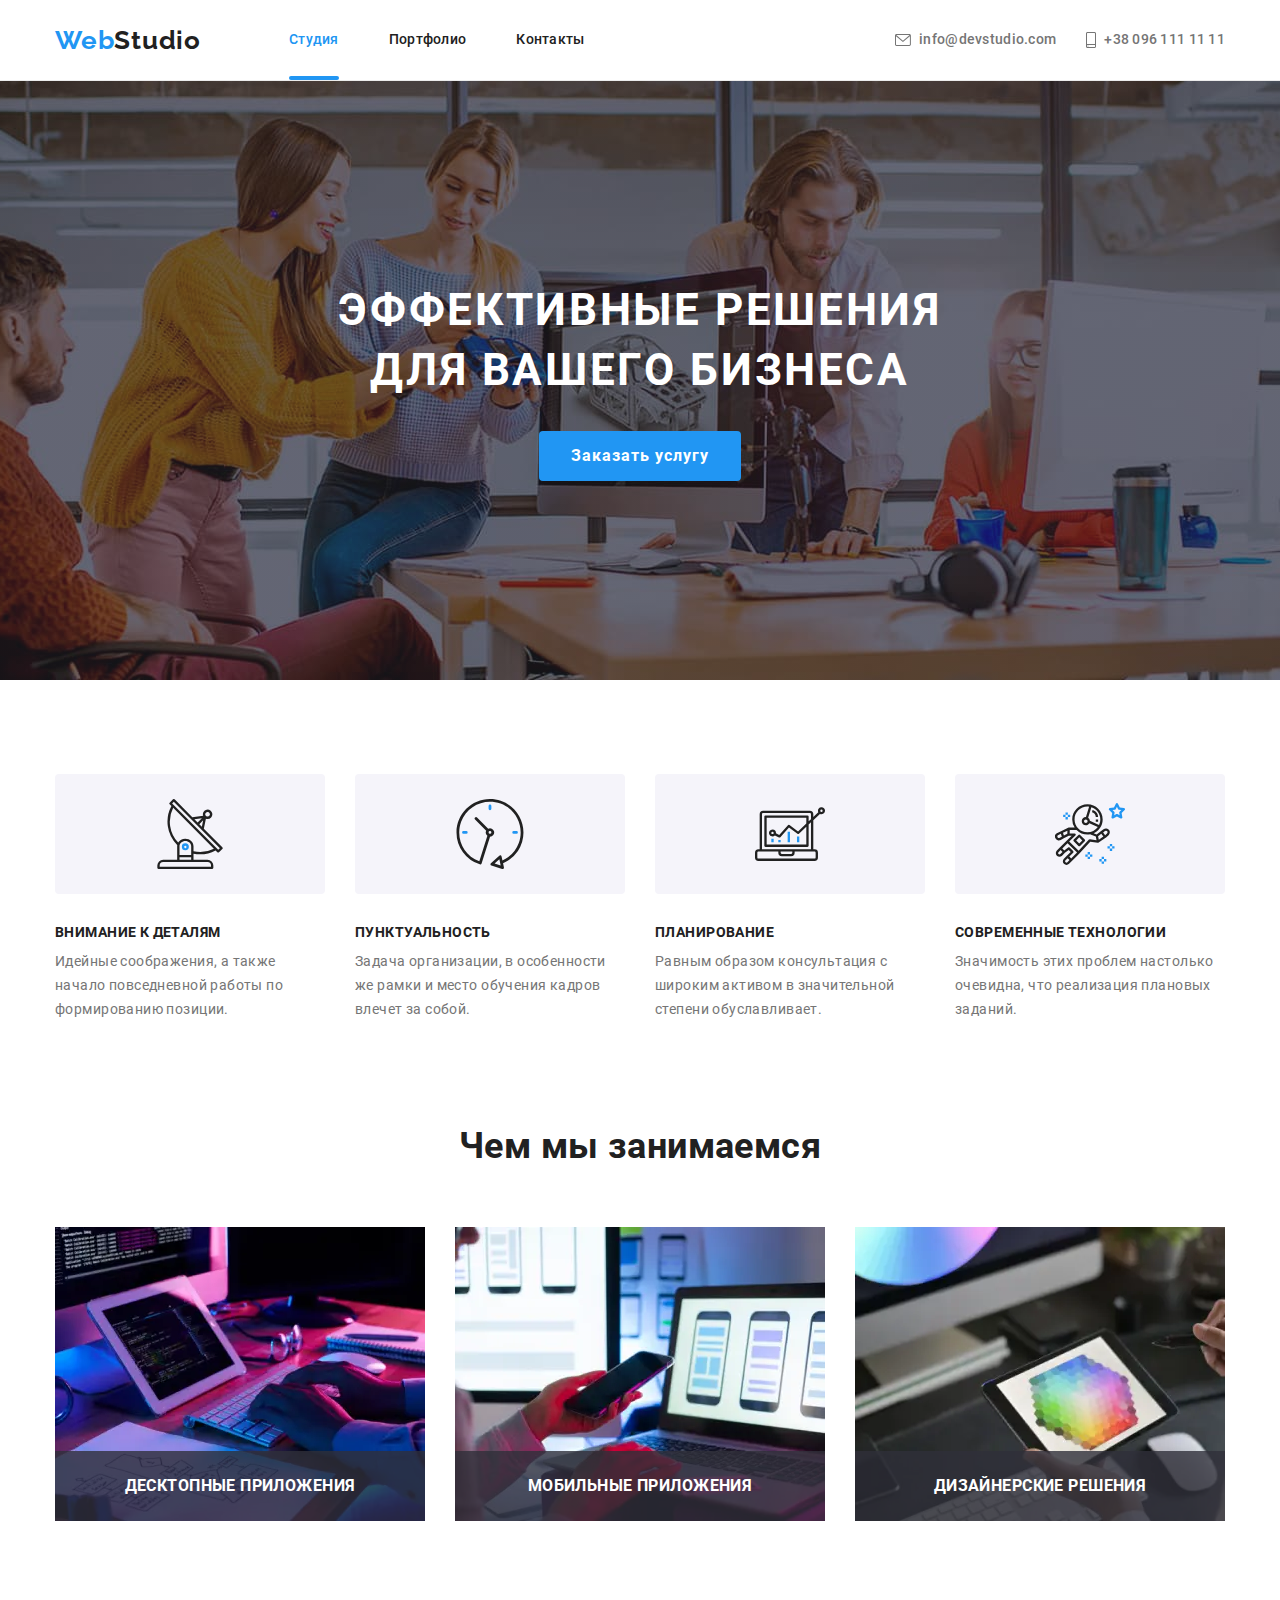
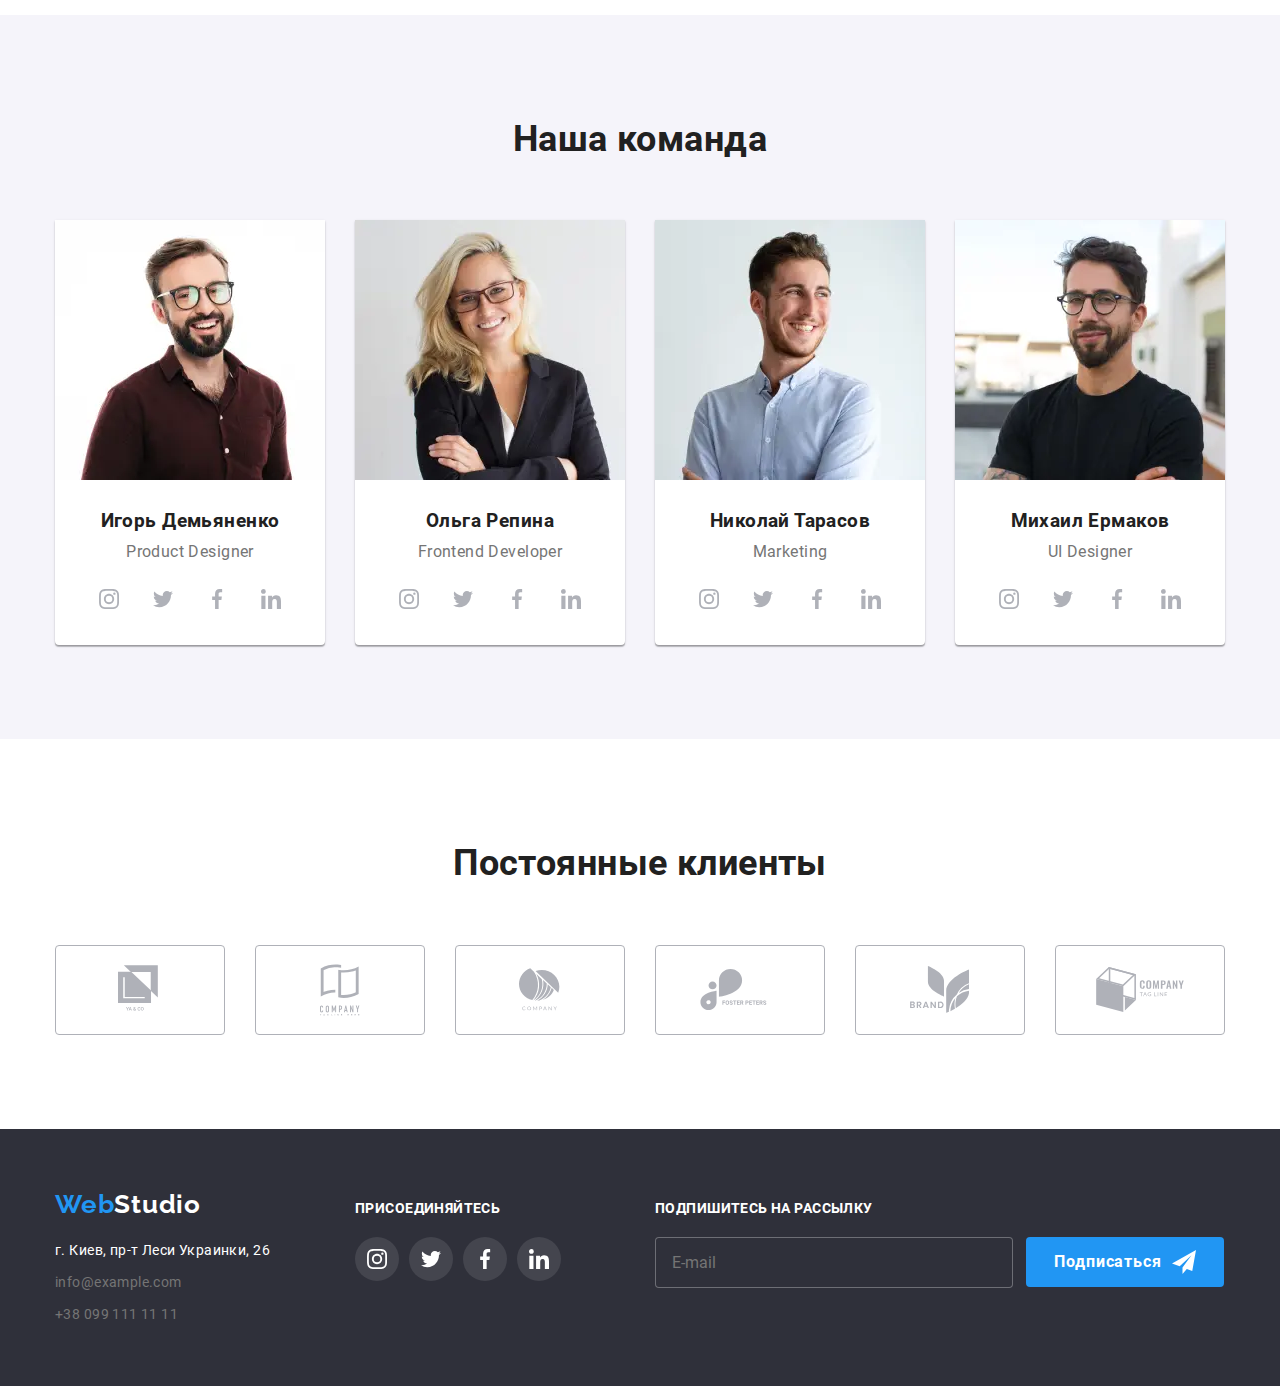
<file: index.html>
<!DOCTYPE html>
<html lang="ru">
  <head>
    <meta charset="UTF-8" />
    <meta name="viewport" content="width=device-width, initial-scale=1.0" />
    <meta name="Description" content="Студия разработки сайтов, главная страница" />
    <title>Document</title>
    <link rel="preload" href="./fonts/raleway-v18-latin-700.woff2" as="font" type="font/woff2" crossorigin="anonymous">
    <link rel="preload" href="./fonts/raleway-v18-latin-regular.woff2" as="font" type="font/woff2" crossorigin="anonymous">
    <link rel="preload" href="./fonts/roboto-v20-latin_cyrillic-500.woff2" as="font" type="font/woff2" crossorigin="anonymous">
    <link rel="preload" href="./fonts/roboto-v20-latin_cyrillic-700.woff2" as="font" type="font/woff2" crossorigin="anonymous">
    <link rel="preload" href="./fonts/roboto-v20-latin_cyrillic-900.woff2" as="font" type="font/woff2" crossorigin="anonymous">
    <link rel="preload" href="./fonts/roboto-v20-latin_cyrillic-regular.woff2" as="font" type="font/woff2" crossorigin="anonymous">
    <link rel="preload" href="./js/modal.js" as="script" />
    <link rel="preload" href="./js/menu.js" as="script" />
    <link rel="stylesheet" href="./css/main.min.css" />
    <link rel="preconnect" href="https://fonts.gstatic.com" />
    
  </head>
  <body>
    <!--Header-->
    <header class="header container__header">
      <div class="header__container container">
        <a href="./index.html" class="logo"><span class="logo__text">Web</span><span
            class="logo__text logo__text--dark">Studio</span></a>
        <div class="nav-container">
          <nav class="navigation">
            <ul class="site-nav">
              <li class="site-nav__item">
                <a href="./index.html" class="site-nav__link site-nav__link--current">Студия</a>
              </li>
              <li class="site-nav__item">
                <a href="./portfolio.html" class="site-nav__link ">Портфолио</a>
              </li>
              <li class="site-nav__item">
                <a href="./contacts.html" class="site-nav__link">Контакты</a>
              </li>
            </ul>
          </nav>
          <address class="header-contacts">
            <a href="mailto:info@devstudio.com" class="header-contacts__link mail__header-contacts">
              <svg class="header-contacts__icon icon-mail__header">
                <use class="mail" href="./images/icon.svg#icon-envelope"></use>
              </svg>
              <span>info@devstudio.com</span></a>
            <a href="tel:+380961111111" class="header-contacts__link tel__header-contacts">
              <svg class="header-contacts__icon icon-tel__header">
                <use href="./images/icon.svg#icon-smartphone"></use>
              </svg>
              <span>+38 096 111 11 11</span></a>
          </address>
          
        </div>
        <button type="button" aria-controls="nav-cont" class="btn-menu" aria-expanded="false" data-menu-button>
          <svg class="btn-menu__icon" width="40" height="40" aria-label="Переключатель меню">
            <use class="btn-menu__cross" href="./images/icon.svg#icon-cross"></use>
            <use class="btn-menu__burger" href="./images/icon.svg#icon-menu"></use>
          </svg>
        </button>
      </div>
      <div class="header-menu" id="nav-cont" data-menu>
        <nav class="navigation-menu">
          <ul class="list-menu">
            <li class="list-menu__item">
              <a href="./index.html" class="list-menu__link">Студия</a>
            </li>
            <li class="list-menu__item">
              <a href="./portfolio.html" class="list-menu__link">Портфолио</a>
            </li>
            <li class="list-menu__item">
              <a href="./contacts.html" class="list-menu__link">Контакты</a>
            </li>
          </ul>
        </nav>
        <address class="contacts-menu">
          <a href="tel:+380961111111" class="contacts-menu__link tel__contacts-menu">
            <span>+38 096 111 11 11</span></a>
          <a href="mailto:info@devstudio.com" class="contacts-menu__link mail__contacts-menu">
            <span>info@devstudio.com</span></a>
          <ul class="social-menu">
            <li class="social-menu__item">
              <a class="social-menu__link" href="#">Instagram</a>
            </li>
            <li class="social-menu__item">
              <a class="social-menu__link" href="#">Twitter</a>
            </li>
            <li class="social-menu__item">
              <a class="social-menu__link" href="#">Facebook</a>
            </li>
            <li class="social-menu__item">
              <a class="social-menu__link" href="#">LinkedIn</a>
            </li>
          </ul>
        </address>
      </div>
    </header>

    <!--Main-->
    <main>
      <section class="hero-overlay">
        <div class="hero-wrapper">
          <h1 class="hero-wrapper__title">
            Эффективные решения для вашего бизнеса
          </h1>
        </div>
        <button
          aria-label="Кнопка заказать услугу"
          type="button"
          class="hero-btn"
          data-open-modal
        >
          Заказать услугу
        </button>
      </section>
      <section class="advantages">
        <div class="container">
          <h2 class="visually-hidden">преимущества компании</h2>
          <ul class="advantages-list">
            <li class="advantages-list__item">
              <div class="advantages-list__wrap">
                <svg class="advantages-list__icon">
                  <use href="./images/icon.svg#icon-antenna"></use>
                </svg>
              </div>
              <h3 class="advantages-list__title">Внимание к деталям</h3>
              <p class="advantages-list__text">
                Идейные соображения, а также начало повседневной работы по
                формированию позиции.
              </p>
            </li>
            <li class="advantages-list__item">
              <div class="advantages-list__wrap">
                <svg class="advantages-list__icon">
                  <use href="./images/icon.svg#icon-clock"></use>
                </svg>
              </div>
              <h3 class="advantages-list__title">Пунктуальность</h3>
              <p class="advantages-list__text">
                Задача организации, в особенности же рамки и место обучения
                кадров влечет за собой.
              </p>
            </li>
            <li class="advantages-list__item">
              <div class="advantages-list__wrap">
                <svg class="advantages-list__icon">
                  <use href="./images/icon.svg#icon-diagram"></use>
                </svg>
              </div>
              <h3 class="advantages-list__title">Планирование</h3>
              <p class="advantages-list__text">
                Равным образом консультация с широким активом в значительной
                степени обуславливает.
              </p>
            </li>
            <li class="advantages-list__item">
              <div class="advantages-list__wrap">
                <svg class="advantages-list__icon">
                  <use href="./images/icon.svg#icon-astronaut"></use>
                </svg>
              </div>
              <h3 class="advantages-list__title">Современные технологии</h3>
              <p class="advantages-list__text">
                Значимость этих проблем настолько очевидна, что реализация
                плановых заданий.
              </p>
            </li>
          </ul>
        </div>
      </section>

      <section class="specialization section">
        <div class="container">
          <h2 class="sub-title">Чем мы занимаемся</h2>
          <ul class="specialization-items">
            <li class="specialization-type">
              <a class="specialization-type__link" href="#">
                <picture>
                  <source
                    srcset="./images/specialization-photo/img1.webp 1x,./images/specialization-photo/img1@2x.webp 2x"
                    type="image/webp"
                  />
                  <img
                    class="specialization-type__photo"
                    srcset="
                      ./images/specialization-photo/img1.jpg    1x,
                      ./images/specialization-photo/img1@2x.jpg 2x
                    "
                    src="./images/specialization-photo/img1.jpg"
                    alt="человек печатает на ноутбуке"
                    width="370"
                    height="294"
                    
                  />
                </picture>
                <h3 class="specialization-type__title">
                  Десктопные приложения
                </h3>
              </a>
            </li>
            <li class="specialization-type">
              <a class="specialization-type__link" href="#">
                <picture>
                  <source
                    srcset="./images/specialization-photo/img2.webp 1x,
                    ./images/specialization-photo/img2@2x.webp 2x"
                    type="image/webp"
                  />
                  
                  <img
                    class="specialization-type__photo"
                    srcset="./images/specialization-photo/img2.jpg 1x,./images/specialization-photo/img2@2x.jpg 2x"
                    src="./images/specialization-photo/img2.jpg"
                    alt="девушка  использует  телефон при работе с ноутбуком"
                    width="370"
                    height="294"
                  />
                </picture>
                <h3 class="specialization-type__title">Мобильные приложения</h3>
              </a>
            </li>
            <li class="specialization-type">
              <a class="specialization-type__link" href="#">
                <picture>
                  <source
                    srcset="./images/specialization-photo/img3.webp 1x,./images/specialization-photo/img3@2x.webp 2x"
                    type="image/webp"
                  />
                  <img
                    class="specialization-type__photo"
                    srcset="./images/specialization-photo/img3.jpg 1x,./images/specialization-photo/img3@2x.jpg 2x"
                    src="./images/specialization-photo/img3.jpg"
                    alt="используется планшет для рисования"
                    width="370"
                    height="294"
                  />
                </picture>
                <h3 class="specialization-type__title">Дизайнерские решения</h3>
              </a>
            </li>
          </ul>
        </div>
      </section>
      <section class="team section">
        <div class="container">
          <h2 class="sub-title">Наша команда</h2>
          <ul class="team-items">
            <li class="team-card">
              <picture>
                <source
                  srcset="./images/foto-product-designer/product-designer-mobile.webp 1x,./images/foto-product-designer/product-designer-mobile@2x.webp 2x"
                  media="(max-width: 767px)"
                  type="image/webp"
                />
                <source srcset="./images/foto-product-designer/product-designer-mobile.jpg 1x,./images/foto-product-designer/product-designer-mobile@2x.jpg 2x"
                  media="(max-width: 767px)"
                  type="image/jpg"
                  >
                <source
                  srcset="./images/foto-product-designer/product-designer-tablet.webp 1x,
                  ./images/foto-product-designer/product-designer-tablet@2x.webp 2x"
                  media="(min-width: 768px) and (max-width: 1199px)"
                  type="image/webp"
                />
                <source srcset="./images/foto-product-designer/product-designer-tablet.jpg 1x,./images/foto-product-designer/product-designer-tablet@2x.jpg 2x"
                media="(min-width: 768px) and (max-width: 1199px)"
                type="image/jpg">
                <source
                  srcset="./images/foto-product-designer/product-designer-laptop.webp 1x"
                  media="(min-width: 1200px)"
                  type="image/webp"
                />
                <source srcset="./images/foto-product-designer/product-designer-laptop.jpg 1x"
                media="(min-width: 1200px)"
                type="image/jpg">
                <img
                  class="team-card__photo"
                  src="./images/foto-product-designer/product-designer-tablet.jpg"
                  alt="Cпециалист по дизайну продукта"
                  width="354" height="374"
                />
              </picture>
              <h3 class="team-card__name">Игорь Демьяненко</h3>
              <p class="team-card__function" lang="en">Product Designer</p>
              <ul class="social-networks social-networks--location">
                <li class="social-networks__item">
                  <a
                    aria-label="Инстаграм"
                    class="social-networks__link"
                    href="#"
                  >
                    <svg class="social-networks__icon" width="20" height="20">
                      <use href="./images/icon.svg#icon-instagram"></use></svg></a>
                </li>
                <li class="social-networks__item">
                  <a aria-label="Твиттер" class="social-networks__link" href="#">
                    <svg class="social-networks__icon" width="20" height="20">
                      <use href="./images/icon.svg#icon-twitter"></use></svg></a>
                </li>
                <li class="social-networks__item">
                  <a aria-label="Фейсбук" class="social-networks__link" href="#">
                    <svg class="social-networks__icon" width="20" height="20">
                      <use href="./images/icon.svg#icon-facebook"></use></svg></a>
                </li>
                <li class="social-networks__item">
                  <a
                    aria-label="Линкедин"
                    class="social-networks__link"
                    href="#"
                  >
                    <svg class="social-networks__icon" width="20" height="20">
                      <use href="./images/icon.svg#icon-linkedin"></use></svg></a>
                </li>
              </ul>
            </li>
            <li class="team-card">
              <picture>
                <source
                  srcset="./images/foto-frontend-developer/frontend-developer-mobile.webp 1x,
                  ./images/foto-frontend-developer/frontend-developer-mobile@2x.webp 2x"
                  media="(max-width: 767px)"
                  type="image/webp"
                />
                <source srcset="./images/foto-frontend-developer/frontend-developer-mobile.jpg 1x,./images/foto-frontend-developer/frontend-developer-mobile@2x.jpg 2x"
                media="(max-width: 767px)"
                type="image/jpg">
                <source
                  srcset="./images/foto-frontend-developer/frontend-developer-tablet.webp 1x,
                  ./images/foto-frontend-developer/frontend-developer-tablet@2x.webp 2x"
                  media="(min-width: 768px) and (max-width: 1199px)"
                  type="image/webp"
                />
                <source srcset="./images/foto-frontend-developer/frontend-developer-tablet.jpg 1x,./images/foto-frontend-developer/frontend-developer-tablet@2x.jpg 2x"
                media="(min-width: 768px) and (max-width: 1199px)"
                type="image/jpg"> 
                <source
                  srcset="./images/foto-frontend-developer/frontend-developer-laptop.webp 1x"
                  media="(min-width: 1200px)"
                  type="image/webp"
                />
                <source srcset="./images/foto-frontend-developer/frontend-developer-laptop.jpg 1x"
                media="(min-width: 1200px)"
                type="image/jpg">
                <img
                  class="team-card__photo"
                  src="./images/foto-frontend-developer/frontend-developer-tablet.jpg"
                  alt="Фронтенд-разработчик"
                  width="354" height="374"
                />
              </picture>

              <h3 class="team-card__name">Ольга Репина</h3>
              <p class="team-card__function" lang="en">Frontend Developer</p>
              <div class="box-network">
                <ul class="social-networks social-networks--location">
                  <li class="social-networks__item">
                    <a
                      aria-label="Инстаграм"
                      class="social-networks__link"
                      href="#"
                    >
                      <svg class="social-networks__icon" width="20" height="20">
                        <use href="./images/icon.svg#icon-instagram"></use></svg></a>
                  </li>
                  <li class="social-networks__item">
                    <a
                      aria-label="Твиттер"
                      class="social-networks__link"
                      href="#"
                    >
                      <svg class="social-networks__icon" width="20" height="20">
                        <use href="./images/icon.svg#icon-twitter"></use></svg></a>
                  </li>
                  <li class="social-networks__item">
                    <a
                      aria-label="Фейсбук"
                      class="social-networks__link"
                      href="#"
                    >
                      <svg class="social-networks__icon" width="20" height="20">
                        <use href="./images/icon.svg#icon-facebook"></use></svg></a>
                  </li>
                  <li class="social-networks__item">
                    <a
                      aria-label="Линкедин"
                      class="social-networks__link"
                      href="#"
                    >
                      <svg class="social-networks__icon" width="20" height="20">
                        <use href="./images/icon.svg#icon-linkedin"></use></svg></a>
                  </li>
                </ul>
              </div>
            </li>
            <li class="team-card">
              <picture>
                <source
                  srcset="./images/foto-marketing/marketing-mobile.webp 1x,
                  ./images/foto-marketing/marketing-mobile@2x.webp 2x"
                  media="(max-width: 767px)"
                  type="image/webp"
                />
                <source srcset="./images/foto-marketing/marketing-mobile.jpg 1x,./images/foto-marketing/marketing-mobile@2x.jpg 2x"
                media="(max-width: 767px)"
                type="image/jpg">
                <source
                  srcset="./images/foto-marketing/marketing-tablet.webp 1x,
                  ./images/foto-marketing/marketing-tablet@2x.webp 2x"
                  media="(min-width: 768px) and (max-width: 1199px)"
                  type="image/webp"
                />
                <source srcset="./images/foto-marketing/marketing-tablet.jpg 1x,./images/foto-marketing/marketing-tablet@2x.jpg 2x"
                media="(min-width: 768px) and (max-width: 1199px)"
                type="image/jpg">
                <source
                  srcset="./images/foto-marketing/marketing-laptop.webp 1x"
                  media="(min-width: 1200px)"
                  type="image/webp"
                />
                <source srcset="./images/foto-marketing/marketing-laptop.jpg 1x"
                media="(min-width: 1200px)"
                type="image/jpg">
                <img
                  class="team-card__photo"
                  src="./images/foto-marketing/marketing-tablet.jpg"
                  alt="Маркетолог"
                  width="354" height="374"
                />
              </picture>
              <h3 class="team-card__name">Николай Тарасов</h3>
              <p class="team-card__function" lang="en">Marketing</p>
              <div class="box-network">
                <ul class="social-networks social-networks--location">
                  <li class="social-networks__item">
                    <a
                      aria-label="Инстаграм"
                      class="social-networks__link"
                      href="#"
                    >
                      <svg class="social-networks__icon" width="20" height="20">
                        <use href="./images/icon.svg#icon-instagram"></use></svg></a>
                  </li>
                  <li class="social-networks__item">
                    <a
                      aria-label="Твиттер"
                      class="social-networks__link"
                      href="#"
                    >
                      <svg class="social-networks__icon" width="20" height="20">
                        <use href="./images/icon.svg#icon-twitter"></use></svg ></a>
                  </li>
                  <li class="social-networks__item">
                    <a
                      aria-label="Фейсбук"
                      class="social-networks__link"
                      href="#"
                    >
                      <svg class="social-networks__icon" width="20" height="20">
                        <use href="./images/icon.svg#icon-facebook"></use></svg></a>
                  </li>
                  <li class="social-networks__item">
                    <a
                      aria-label="Линкедин"
                      class="social-networks__link"
                      href="#"
                    >
                      <svg class="social-networks__icon" width="20" height="20">
                        <use href="./images/icon.svg#icon-linkedin"></use></svg></a>
                  </li>
                </ul>
              </div>
            </li>
            <li class="team-card">
              <picture>
                <source
                  srcset="./images/foto-ui-designer/ui-designer-mobile.webp 1x,./images/foto-ui-designer/ui-designer-mobile@2x.webp 2x"
                  media="(max-width: 767px)"
                  type="image/webp"
                />
                <source srcset="./images/foto-ui-designer/ui-designer-mobile.jpg 1x,./images/foto-ui-designer/ui-designer-mobile@2x.jpg 2x"
                media="(max-width: 767px)"
                type="image/jpg">
                <source
                  srcset="./images/foto-ui-designer/ui-designer-tablet.webp 1x,
                  ./images/foto-ui-designer/ui-designer-tablet@2x.webp 2x"
                  media="(min-width: 768px) and (max-width: 1199px)"
                  type="image/webp"
                />
                <source srcset="./images/foto-ui-designer/ui-designer-tablet.jpg 1x,./images/foto-ui-designer/ui-designer-tablet@2x.jpg 2x"
                media="(min-width: 768px) and (max-width: 1199px)"
                type="image/jpg">
                <source
                  srcset="./images/foto-ui-designer/ui-designer-laptop.webp 1x"
                  media="(min-width: 1200px)"
                  type="image/webp"
                />
                <source srcset="./images/foto-ui-designer/ui-designer-laptop.jpg 1x"
                media="(min-width: 1200px)"
                type="image/jpg">
                <img
                  class="team-card__photo"
                  src="./images/foto-ui-designer/ui-designer-tablet.jpg"
                  alt="Специалист по дизайну интерфейса"
                  width="354" height="374"
                />
              </picture>
              <h3 class="team-card__name">Михаил Ермаков</h3>
              <p class="team-card__function" lang="en">UI Designer</p>
              <div class="box-network">
                <ul class="social-networks social-networks--location">
                  <li class="social-networks__item">
                    <a
                      aria-label="Инстаграм"
                      class="social-networks__link"
                      href="#"
                    >
                      <svg class="social-networks__icon" width="20" height="20">
                        <use href="./images/icon.svg#icon-instagram"></use></svg ></a>
                  </li>
                  <li class="social-networks__item">
                    <a
                      aria-label="Твиттер"
                      class="social-networks__link"
                      href="#"
                    >
                      <svg class="social-networks__icon" width="20" height="20">
                        <use href="./images/icon.svg#icon-twitter"></use></svg></a>
                  </li>
                  <li class="social-networks__item">
                    <a
                      aria-label="Фейсбук"
                      class="social-networks__link"
                      href="#"
                    >
                      <svg class="social-networks__icon" width="20" height="20">
                        <use href="./images/icon.svg#icon-facebook"></use></svg></a>
                  </li>
                  <li class="social-networks__item">
                    <a
                      aria-label="Линкедин"
                      class="social-networks__link"
                      href="#"
                    >
                      <svg class="social-networks__icon" width="20" height="20">
                        <use href="./images/icon.svg#icon-linkedin"></use></svg></a>
                  </li>
                </ul>
              </div>
            </li>
          </ul>
        </div>
      </section>
      <section class="clients section">
        <div class="container">
          <h2 class="sub-title">Постоянные клиенты</h2>
          <ul class="clients-list">
            <li class="clients-list__item">
              <a class="clients-list__link" href="#">
                <span class="visually-hidden">ссылка на сайт компании1</span>
                <svg class="clients-list__icon" width="44" height="49">
                  <use href="./images/icon.svg#icon-company1"></use></svg></a>
            </li>
            <li class="clients-list__item">
              <a class="clients-list__link" href="#">
                <span class="visually-hidden">ссылка на сайт компании2</span>
                <svg class="clients-list__icon" width="40" height="52">
                  <use href="./images/icon.svg#icon-company2"></use></svg></a>
            </li>
            <li class="clients-list__item">
              <a class="clients-list__link" href="#">
                <span class="visually-hidden">ссылка на сайт компании3</span>
                <svg class="clients-list__icon" width="41" height="43">
                  <use href="./images/icon.svg#icon-company3"></use></svg></a>
            </li>
            <li class="clients-list__item">
              <a class="clients-list__link" href="#">
                <span class="visually-hidden">ссылка на сайт компании4</span>
                <svg class="clients-list__icon" width="79.66" height="42.02">
                  <use href="./images/icon.svg#icon-company4"></use></svg></a>
            </li>
            <li class="clients-list__item">
              <a class="clients-list__link" href="#">
                <span class="visually-hidden">ссылка на сайт компании5</span>
                <svg class="clients-list__icon" width="59" height="47">
                  <use href="./images/icon.svg#icon-company5"></use></svg></a>
            </li>
            <li class="clients-list__item">
              <a class="clients-list__link" href="#">
                <span class="visually-hidden">ссылка на сайт компании6</span>
                <svg class="clients-list__icon" width="88.5" height="45.5">
                  <use href="./images/icon.svg#icon-company6"></use></svg></a>
            </li>
          </ul>
        </div>
      </section>
    </main>
    <!--Footer-->
    <footer class="footer">
      <div class="footer-container container">
        <div class="footer-widget">
          <a href="./index.html" class="logo footer__logo"
            ><span class="logo__text">Web</span
            ><span class="logo-text logo__text--white">Studio</span></a
          >
          <address class="address">
            <p class="address__text">г. Киев, пр-т Леси Украинки, 26</p>
            <ul class="contacts-list">
              <li class="contacts-list__item">
                <a class="contacts-list__mail" href="mielto:info@example.com"
                  >info@example.com</a
                >
              </li>
              <li class="contacts-list__item">
                <a class="contacts-list__tel" href="tel:+380991111111"
                  >+38 099 111 11 11</a
                >
              </li>
            </ul>
          </address>
        </div>
        <div class="footer-widget">
          <b class="footer-title">присоединяйтесь</b>
          <ul class="social-networks position__social">
            <li class="social-networks__item">
              <a aria-label="Инстаграм" class="social-networks__link" href="#">
                <svg class="social-networks__icon" width="20" height="20">
                  <use href="./images/icon.svg#icon-instagram"></use></svg></a>
            </li>
            <li class="social-networks__item">
              <a aria-label="Твиттер" class="social-networks__link" href="#">
                <svg class="social-networks__icon" width="20" height="20">
                  <use href="./images/icon.svg#icon-twitter"></use></svg></a>
            </li>
            <li class="social-networks__item">
              <a aria-label="Фейсбук" class="social-networks__link" href="#">
                <svg class="social-networks__icon" width="20" height="20">
                  <use href="./images/icon.svg#icon-facebook"></use></svg></a>
            </li>
            <li class="social-networks__item">
              <a aria-label="Линкедин" class="social-networks__link" href="#">
                <svg class="social-networks__icon" width="20" height="20">
                  <use href="./images/icon.svg#icon-linkedin"></use></svg></a>
            </li>
          </ul>
        </div>
        <div class="footer-widget">
          <b class="footer-title"> Подпишитесь на рассылку </b>
          <form class="mailing-form">
            <label>
              <span class="visually-hidden">Строка ввода email</span><input class="mailing-form__input" type="email" name="email" placeholder="E-mail" autocomplete="on" /></label>
            <button
              aria-label="Кнопка подписаться"
              class="mailing-btn"
              type="submit"
            >
              Подписаться
              <svg class="mailing-btn__icon" width="24" height="24">
                <use href="./images/icon.svg#icon-send"></use>
              </svg>
            </button>
          </form>
        </div>
      </div>
    </footer>
    <div class="backdrop backdrop--hidden" data-backdrop>
      <div class="modal">
        <button
          aria-label="Кнопка закрыть модальное окно"
          class="btn-close"
          type="button"
          data-close-modal
        >
          <svg class="btn-close__icon" width="18" height="18">
            <use href="./images/icon.svg#icon-cross"></use>
          </svg>
        </button>
        <form class="form-modal" autocomplete="off">
          <b class="form-modal__call"
            >Оставьте свои данные, мы вам перезвоним</b
          >
          <div class="form-container">
            <label class="form-lable">
              <span class="form-lable__text">Имя</span>
              <span class="form-lable__wrap">
                <input
                  class="form-lable__input"
                  type="text"
                  name="name"
                  placeholder=" "
                  autocomplete="on"
                />
                <svg class="form-lable__icon" width="18" height="18">
                  <use href="./images/icon.svg#icon-people"></use>
                </svg>
              </span>
            </label>
          </div>
          <div class="form-container">
            <label class="form-lable">
              <span class="form-lable__text"> Телефон</span>
              <span class="form-lable__wrap">
                <input
                  class="form-lable__input"
                  type="tel"
                  name="tel"
                  placeholder=" "
                  autocomplete="on"
                />
                <svg class="form-lable__icon" width="18" height="18">
                  <use href="./images/icon.svg#icon-tel"></use>
                </svg>
              </span>
            </label>
          </div>
          <div class="form-container">
            <label class="form-lable">
              <span class="form-lable__text">Почта</span>
              <span class="form-lable__wrap">
                <input
                  class="form-lable__input"
                  type="email"
                  name="email"
                  placeholder=" "
                  autocomplete="on"
                />
                <svg class="form-lable__icon" width="18" height="18">
                  <use href="./images/icon.svg#icon-mail"></use>
                </svg>
              </span>
            </label>
          </div>
          <div class="form-container form-container--indent">
            <label class="form-lable">
              <span class="form-lable__text">Комментарий</span>
              <textarea
                class="form-lable__textarea"
                name="comment"
                rows="6"
                placeholder="Введите текст"
              ></textarea>
            </label>
          </div>
          <label class="label-check">
            <input
              class="label-check__input visually-hidden"
              type="checkbox"
            /><span
              >Соглашаюсь с рассылкой и принимаю
              <a class="label-check__link" href="#">Условия договора</a></span
            >
            <span class="label-check__box"></span>
          </label>
          <button
            aria-label="Кнопка отправить форму"
            class="btn-submit"
            type="submit"
          >
            Отправить
          </button>
        </form>
      </div>
    </div>
    
    
    <script src="./js/modal.js"></script>
    <script src="./js/menu.js"></script>
  </body>
</html>
</file>
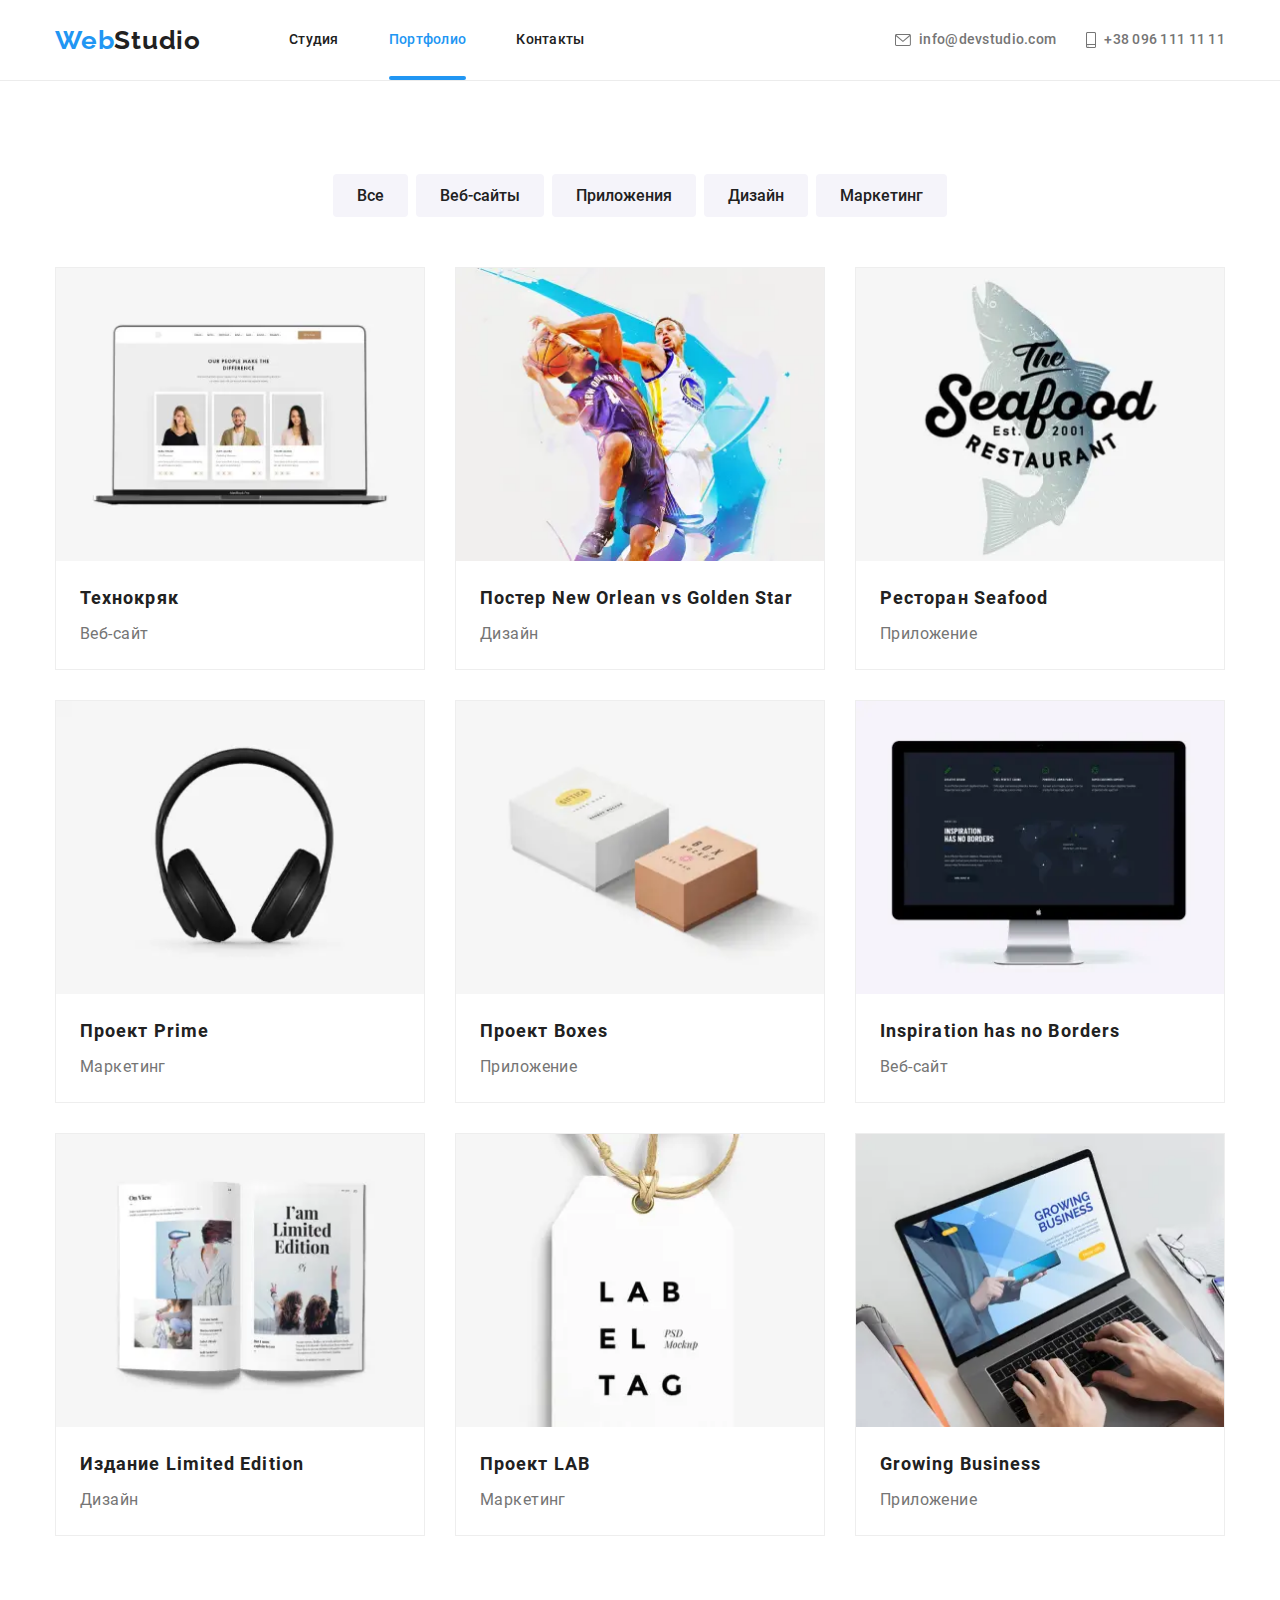
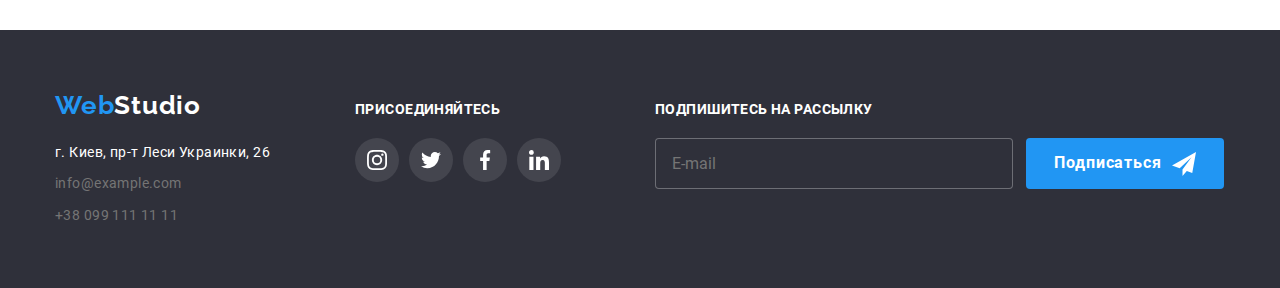
<file: portfolio.html>
<!DOCTYPE html>
<html lang="ru">
  <head>
    <meta charset="UTF-8" />
    <meta name="viewport" content="width=device-width, initial-scale=1.0" />
    <meta name="Description" content="Студия разработки сайтов, портфолио" />
    <title>Document</title>
    <link rel="preload" href="./fonts/raleway-v18-latin-700.woff2" as="font" type="font/woff2" crossorigin="anonymous">
    <link rel="preload" href="./fonts/raleway-v18-latin-regular.woff2" as="font" type="font/woff2" crossorigin="anonymous">
    <link rel="preload" href="./fonts/roboto-v20-latin_cyrillic-500.woff2" as="font" type="font/woff2"
      crossorigin="anonymous">
    <link rel="preload" href="./fonts/roboto-v20-latin_cyrillic-700.woff2" as="font" type="font/woff2"
      crossorigin="anonymous">
    <link rel="preload" href="./fonts/roboto-v20-latin_cyrillic-900.woff2" as="font" type="font/woff2"
      crossorigin="anonymous">
    <link rel="preload" href="./fonts/roboto-v20-latin_cyrillic-regular.woff2" as="font" type="font/woff2"
      crossorigin="anonymous">
    
    <link rel="preload" href="./js/menu.js" as="script" />
    <link rel="preload" href="./js/menu.js" as="script" />

    <link rel="stylesheet" href="./css/main.min.css" />
    <link rel="preconnect" href="https://fonts.gstatic.com" />
  </head>


  <body>
    <!--Header-->
    <header class="header container__header">
      <div class="header__container container">
        <a href="./index.html" class="logo"
          ><span class="logo__text">Web</span
          ><span class="logo__text logo__text--dark">Studio</span></a
        >
        <div class="nav-container">
          <nav class="navigation">
            <ul class="site-nav">
              <li class="site-nav__item">
                <a href="./index.html" class="site-nav__link">Студия</a>
              </li>
              <li class="site-nav__item">
                <a
                  href="./portfolio.html"
                  class="site-nav__link site-nav__link--current"
                  >Портфолио</a
                >
              </li>
              <li class="site-nav__item">
                <a href="./contacts.html" class="site-nav__link">Контакты</a>
              </li>
            </ul>
          </nav>
          <address class="header-contacts">
            <a
              href="mailto:info@devstudio.com"
              class="header-contacts__link mail__header-contacts"
            >
              <svg class="header-contacts__icon icon-mail__header">
                <use class="mail" href="./images/icon.svg#icon-envelope"></use>
              </svg>
              <span>info@devstudio.com</span></a
            >
            <a
              href="tel:+380961111111"
              class="header-contacts__link tel__header-contacts"
            >
              <svg class="header-contacts__icon icon-tel__header">
                <use href="./images/icon.svg#icon-smartphone"></use>
              </svg>
              <span>+38 096 111 11 11</span></a
            >
          </address>
        </div>
        <button
          type="button"
          
          aria-controls="nav-cont"
          class="btn-menu"
          aria-expanded="false"
          data-menu-button
        >
          <svg
            class="btn-menu__icon"
            width="40"
            height="40"
            aria-label="Переключатель меню"
          >
            <use
              class="btn-menu__cross"
              href="./images/icon.svg#icon-cross"
            ></use>
            <use
              class="btn-menu__burger"
              href="./images/icon.svg#icon-menu"
            ></use>
          </svg>
        </button>
      </div>
      <div class="header-menu" id="nav-cont" data-menu>
        <nav class="navigation-menu">
          <ul class="list-menu">
            <li class="list-menu__item">
              <a href="./index.html" class="list-menu__link">Студия</a>
            </li>
            <li class="list-menu__item">
              <a href="./portfolio.html" class="list-menu__link">Портфолио</a>
            </li>
            <li class="list-menu__item">
              <a href="./contacts.html" class="list-menu__link">Контакты</a>
            </li>
          </ul>
        </nav>
        <address class="contacts-menu">
          <a
            href="tel:+380961111111"
            class="contacts-menu__link tel__contacts-menu"
          >
            <span>+38 096 111 11 11</span></a
          >
          <a
            href="mailto:info@devstudio.com"
            class="contacts-menu__link mail__contacts-menu"
          >
            <span>info@devstudio.com</span></a
          >
          <ul class="social-menu">
            <li class="social-menu__item">
              <a class="social-menu__link" href="#">Instagram</a>
            </li>
            <li class="social-menu__item">
              <a class="social-menu__link" href="#">Twitter</a>
            </li>
            <li class="social-menu__item">
              <a class="social-menu__link" href="#">Facebook</a>
            </li>
            <li class="social-menu__item">
              <a class="social-menu__link" href="#">LinkedIn</a>
            </li>
          </ul>
        </address>
      </div>
    </header>
    <!--Main-->
    <main class="portfolio">
      <div class="container">
        <h1 class="visually-hidden">Страница портфолио</h1>
        <section class="section">
          <h2 class="visually-hidden">Cектор фильтра</h2>
          <ul class="butons-list">
            <li class="butons-list__item">
              <button
                aria-label="Перейти на все работы"
                type="button"
                class="butons-list__btn"
              >
                Все
              </button>
            </li>
            <li class="butons-list__item">
              <button
                aria-label="Перейти на ваб-сайты"
                type="button"
                class="butons-list__btn"
              >
                Веб-сайты
              </button>
            </li>
            <li class="butons-list__item">
              <button
                aria-label="Приложения"
                type="button"
                class="butons-list__btn"
              >
                Приложения
              </button>
            </li>
            <li class="butons-list__item">
              <button
                aria-label="Дизайн"
                type="button"
                class="butons-list__btn"
              >
                Дизайн
              </button>
            </li>
            <li class="butons-list__item">
              <button
                aria-label="Маркетинг"
                type="button"
                class="butons-list__btn"
              >
                Маркетинг
              </button>
            </li>
          </ul>
          <ul class="portfolio-list">
            <li class="portfolio-item">
              <a class="portfolio-item__link" href="#">
                <div class="portfolio-item__wrap">
                  <picture>
                    <source
                      srcset="./images/techno-pig/techno-pig-mobile.webp 1x,
                      ./images/techno-pig/techno-pig-mobile@2x.webp 2x"
                      media="(max-width: 767px)"
                      type="image/webp"
                    />
                    <source srcset="./images/techno-pig/techno-pig-mobile.jpg 1x,./images/techno-pig/techno-pig-mobile@2x.jpg 2x"
                    media="(max-width: 767px)"
                    type="image/jpg"
                    >
                    <source
                      srcset="./images/techno-pig/techno-pig-tablet.webp 1x,
                      ./images/techno-pig/techno-pig-tablet@2x.webp 2x"
                      media="(min-width: 768px) and (max-width: 1199px)"
                      type="image/webp"
                    />
                    <source srcset="./images/techno-pig/techno-pig-tablet.jpg 1x,./images/techno-pig/techno-pig-tablet@2x.jpg 2x"
                    media="(min-width: 768px) and (max-width: 1199px)"
                    type="image/jpg">
                    <source
                      srcset="./images/techno-pig/techno-pig-laptop.webp 1x"
                      media="(min-width: 1200px)"
                      type="image/webp"
                    />
                    <source srcset="./images/techno-pig/techno-pig-laptop.jpg 1x"
                    media="(min-width: 1200px)"
                    type="image/jpg">
                    <img
                      class="portfolio-item__photo"
                      src="./images/techno-pig/techno-pig-tablet.jpg"
                      alt="Открытый ноутбук, на экране которого страница команды"
                      width="354"
                      height="294"
                    />
                  </picture>
                  <div class="portfolio-item__overlay">
                    <p class="portfolio-item__info">
                      Технокряк это современная площадка распространения
                      коронавируса. Компании используют эту платформу для
                      цифрового шпионажа и атак на защищённые сервера
                      конкурентов.
                    </p>
                  </div>
                </div>

                <h3 class="portfolio-item__title">Технокряк</h3>
                <p class="portfolio-item__text">Веб-сайт</p>
              </a>
            </li>
            <li class="portfolio-item">
              <a class="portfolio-item__link" href="#">
                <div class="portfolio-item__wrap">
                  <picture>
                    <source
                      srcset="./images/poster-new-orlean-vs-golden-star/new-orlean-mobile.webp 1x,
                      ./images/poster-new-orlean-vs-golden-star/new-orlean-mobile@2x.webp 2x"
                      media="(max-width: 767px)"
                      type="image/webp"
                    />
                    <source srcset="./images/poster-new-orlean-vs-golden-star/new-orlean-mobile.jpg 1x,./images/poster-new-orlean-vs-golden-star/new-orlean-mobile@2x.jpg 2x"
                    media="(max-width: 767px)"
                    type="image/jpg">
                    <source
                      srcset="./images/poster-new-orlean-vs-golden-star/new-orlean-tablet.webp 1x,
                      ./images/poster-new-orlean-vs-golden-star/new-orlean-tablet@2x.webp 2x"
                      media="(min-width: 768px) and (max-width: 1199px)"
                      type="image/webp"
                    />
                    <source srcset="./images/poster-new-orlean-vs-golden-star/new-orlean-tablet.jpg 1x,./images/poster-new-orlean-vs-golden-star/new-orlean-tablet@2x.jpg 2x"
                    media="(min-width: 768px) and (max-width: 1199px)"
                    type="image/jpg">
                    <source
                      srcset="./images/poster-new-orlean-vs-golden-star/new-orlean-laptop.webp 1x"
                      media="(min-width: 1200px)"
                      type="image/webp"
                    />
                    <source srcset="./images/poster-new-orlean-vs-golden-star/new-orlean-laptop.jpg 1x"
                    media="(min-width: 1200px)"
                    type="image/jpg">
                    <img
                      class="portfolio-item__photo"
                      src="./images/poster-new-orlean-vs-golden-star/new-orlean-tablet.jpg"
                      alt="Два бейсболиста"
                      width="354"
                      height="294"
                    />
                  </picture>
                  <div class="portfolio-item__overlay">
                    <p class="portfolio-item__info">
                      Технокряк это современная площадка распространения
                      коронавируса. Компании используют эту платформу для
                      цифрового шпионажа и атак на защищённые сервера
                      конкурентов.
                    </p>
                  </div>
                </div>

                <h3 class="portfolio-item__title">
                  Постер <span lang="en">New Orlean vs Golden Star</span>
                </h3>
                <p class="portfolio-item__text">Дизайн</p>
              </a>
            </li>
            <li class="portfolio-item">
              <a class="portfolio-item__link" href="#">
                <div class="portfolio-item__wrap">
                  <picture>
                    <source
                      srcset="./images/restaurant-seafood/restaurant-seafood-mobile.webp 1x,
                      ./images/restaurant-seafood/restaurant-seafood-mobile@2x.webp 2x"
                      media="(max-width: 767px)"
                      type="image/webp"
                    />
                    <source srcset="./images/restaurant-seafood/restaurant-seafood-mobile.jpg 1x,
                    ./images/restaurant-seafood/restaurant-seafood-mobile@2x.jpg 2x"
                    media="(max-width: 767px)"
                    type="image/jpg"
                    >
                    <source
                      srcset="./images/restaurant-seafood/restaurant-seafood-tablet.webp 1x,
                      ./images/restaurant-seafood/restaurant-seafood-tablet@2x.webp 2x"
                      media="(min-width: 768px) and (max-width: 1199px)"
                      type="image/webp"
                    />
                    <source srcset="./images/restaurant-seafood/restaurant-seafood-tablet.jpg 1x,./images/restaurant-seafood/restaurant-seafood-tablet@2x.jpg 2x"
                    media="(min-width: 768px) and (max-width: 1199px)"
                    type="image/jpg"
                    >
                    <source
                      srcset="./images/restaurant-seafood/restaurant-seafood-laptop.webp 1x"
                      media="(min-width: 1200px)"
                      type="image/webp"
                    />
                    <source srcset="./images/restaurant-seafood/restaurant-seafood-laptop.jpg 1x"
                    media="(min-width: 1200px)"
                    type="image/jpg"
                    >
                    <img
                      class="portfolio-item__photo"
                      src="./images/restaurant-seafood/restaurant-seafood-tablet.jpg"
                      alt="Эмблема рыбного ресторана"
                      width="354"
                      height="294"
                    />
                  </picture>
                  <div class="portfolio-item__overlay">
                    <p class="portfolio-item__info">
                      Технокряк это современная площадка распространения
                      коронавируса. Компании используют эту платформу для
                      цифрового шпионажа и атак на защищённые сервера
                      конкурентов.
                    </p>
                  </div>
                </div>

                <h3 class="portfolio-item__title">
                  Ресторан <span lang="en">Seafood</span>
                </h3>
                <p class="portfolio-item__text">Приложение</p>
              </a>
            </li>
            <li class="portfolio-item">
              <a class="portfolio-item__link" href="#">
                <div class="portfolio-item__wrap">
                  <picture>
                    <source
                      srcset="./images/project-prime/project-prime-mobile.webp 1x,
                      ./images/project-prime/project-prime-mobile@2x.webp 2x"
                      media="(max-width: 767px)"
                      type="image/webp"
                    />
                    <source srcset="./images/project-prime/project-prime-mobile.jpg 1x,./images/project-prime/project-prime-mobile@2x.jpg 2x"
                    media="(max-width: 767px)"
                      type="image/jpg">
                    <source
                      srcset="./images/project-prime/project-prime-tablet.webp 1x,
                      ./images/project-prime/project-prime-tablet@2x.webp 2x"
                      media="(min-width: 768px) and (max-width: 1199px)"
                      type="image/webp"
                    />
                    <source srcset="./images/project-prime/project-prime-tablet.jpg 1x,
                    ./images/project-prime/project-prime-tablet@2x.jpg 2x"
                    media="(min-width: 768px) and (max-width: 1199px)"
                    type="image/jpg">
                    <source
                      srcset="./images/project-prime/project-prime-laptop.webp 1x"
                      media="(min-width: 1200px)"
                      type="image/webp"
                    />
                    <source srcset="./images/project-prime/project-prime-laptop.jpg 1x"
                    media="(min-width: 1200px)"
                    type="image/jpg">
                    <img
                      class="portfolio-item__photo"
                      src="./images/project-prime/project-prime-tablet.jpg"
                      alt="Безпроводные наушники"
                      width="354"
                      height="294"
                    />
                  </picture>
                  <div class="portfolio-item__overlay">
                    <p class="portfolio-item__info">
                      Технокряк это современная площадка распространения
                      коронавируса. Компании используют эту платформу для
                      цифрового шпионажа и атак на защищённые сервера
                      конкурентов.
                    </p>
                  </div>
                </div>

                <h3 class="portfolio-item__title">
                  Проект <span lang="en">Prime</span>
                </h3>
                <p class="portfolio-item__text">Маркетинг</p>
              </a>
            </li>
            <li class="portfolio-item">
              <a class="portfolio-item__link" href="#">
                <div class="portfolio-item__wrap">
                  <picture>
                    <source
                      srcset="./images/project-boxes/project-boxes-mobile.webp 1x,
                      ./images/project-boxes/project-boxes-mobile@2x.webp 2x"
                      media="(max-width: 767px)"
                      type="image/webp"
                    />
                    <source srcset="./images/project-boxes/project-boxes-mobile.jpg 1x,
                      ./images/project-boxes/project-boxes-mobile@2x.jpg 2x"
                      media="(max-width: 767px)"
                      type="image/jpg">
                    <source
                      srcset="./images/project-boxes/project-boxes-tablet.webp 1x,
                      ./images/project-boxes/project-boxes-tablet@2x.webp 2x"
                      media="(min-width: 768px) and (max-width: 1199px)"
                      type="image/webp"
                    />
                    <source srcset="./images/project-boxes/project-boxes-tablet.jpg 1x,
                      ./images/project-boxes/project-boxes-tablet@2x.jpg 2x"
                      media="(min-width: 768px) and (max-width: 1199px)"
                      type="image/jpg">
                    <source
                      srcset="./images/project-boxes/project-boxes-laptop.webp 1x"
                      media="(min-width: 1200px)"
                      type="image/webp"
                    />
                    <source srcset="./images/project-boxes/project-boxes-laptop.jpg 1x"
                    media="(min-width: 1200px)"
                    type="image/jpg">
                    <img
                      class="portfolio-item__photo"
                      src="./images/project-boxes/project-boxes-tablet.jpg"
                      alt="Две коробки"
                      width="354"
                      height="294"
                    />
                  </picture>
                  <div class="portfolio-item__overlay">
                    <p class="portfolio-item__info">
                      Технокряк это современная площадка распространения
                      коронавируса. Компании используют эту платформу для
                      цифрового шпионажа и атак на защищённые сервера
                      конкурентов.
                    </p>
                  </div>
                </div>

                <h3 class="portfolio-item__title">
                  Проект <span lang="en">Boxes</span>
                </h3>
                <p class="portfolio-item__text">Приложение</p>
              </a>
            </li>
            <li class="portfolio-item">
              <a class="portfolio-item__link" href="#">
                <div class="portfolio-item__wrap">
                  <picture>
                    <source
                      srcset="./images/inspiration-has-no-borders/imginspiration-has-no-borders-mobile.webp 1x,
                      ./images/inspiration-has-no-borders/imginspiration-has-no-borders-mobile@2x.webp 2x"
                      media="(max-width: 767px)"
                      type="image/webp"
                    />
                    <source srcset="./images/inspiration-has-no-borders/imginspiration-has-no-borders-mobile.jpg 1x,
                      ./images/inspiration-has-no-borders/imginspiration-has-no-borders-mobile@2x.jpg 2x"
                      media="(max-width: 767px)"
                      type="image/jpg">
                    <source
                      srcset="./images/inspiration-has-no-borders/imginspiration-has-no-borders-tablet.webp 1x,
                      ./images/inspiration-has-no-borders/imginspiration-has-no-borders-tablet@2x.webp 2x"
                      media="(min-width: 768px) and (max-width: 1199px)"
                      type="image/webp"
                    />
                    <source srcset="./images/inspiration-has-no-borders/imginspiration-has-no-borders-tablet.jpg 1x,
                      ./images/inspiration-has-no-borders/imginspiration-has-no-borders-tablet@2x.jpg 2x"
                      media="(min-width: 768px) and (max-width: 1199px)"
                      type="image/jpg">
                    <source
                      srcset="./images/inspiration-has-no-borders/imginspiration-has-no-borders-laptop.webp 1x"
                      media="(min-width: 1200px)"
                      type="image/webp"
                    />
                    <source srcset="./images/inspiration-has-no-borders/imginspiration-has-no-borders-laptop.jpg 1x"
                    media="(min-width: 1200px)"
                    type="image/jpg">
                    <img
                      class="portfolio-item__photo"
                      src="./images/inspiration-has-no-borders/imginspiration-has-no-borders-tablet.jpg"
                      alt="Монитор"
                      width="354"
                      height="294"
                    />
                  </picture>
                  <div class="portfolio-item__overlay">
                    <p class="portfolio-item__info">
                      Технокряк это современная площадка распространения
                      коронавируса. Компании используют эту платформу для
                      цифрового шпионажа и атак на защищённые сервера
                      конкурентов.
                    </p>
                  </div>
                </div>

                <h3 class="portfolio-item__title">
                  <span lang="en">Inspiration has no Borders</span>
                </h3>
                <p class="portfolio-item__text">Веб-сайт</p>
              </a>
            </li>
            <li class="portfolio-item">
              <a class="portfolio-item__link" href="#">
                <div class="portfolio-item__wrap">
                  <picture>
                    <source
                      srcset="./images/limited-edition/limited-edition-mobile.webp 1x,
                      ./images/limited-edition/limited-edition-mobile@2x.webp 2x"
                      media="(max-width: 767px)"
                      type="image/webp"
                    />
                    <source srcset="./images/limited-edition/limited-edition-mobile.jpg 1x,
                      ./images/limited-edition/limited-edition-mobile@2x.jpg 2x"
                      media="(max-width: 767px)"
                      type="image/jpg">
                    <source
                      srcset="./images/limited-edition/limited-edition-tablet.webp 1x,
                      ./images/limited-edition/limited-edition-tablet@2x.webp 2x"
                      media="(min-width: 768px) and (max-width: 1199px)"
                      type="image/webp"
                    />
                    <source srcset="./images/limited-edition/limited-edition-tablet.jpg 1x,
                      ./images/limited-edition/limited-edition-tablet@2x.jpg 2x"
                      media="(min-width: 768px) and (max-width: 1199px)"
                      type="image/jpg">
                    <source
                      srcset="./images/limited-edition/limited-edition-laptop.webp 1x"
                      media="(min-width: 1200px)"
                      type="image/webp"
                    />
                    <source srcset="./images/limited-edition/limited-edition-laptop.jpg 1x"
                    media="(min-width: 1200px)"
                    type="image/jpg">
                    <img
                      class="portfolio-item__photo"
                      src="./images/limited-edition/limited-edition-tablet.jpg"
                      alt="Периодическое издание"
                      width="354"
                      height="294"
                    />
                  </picture>
                  <div class="portfolio-item__overlay">
                    <p class="portfolio-item__info">
                      Технокряк это современная площадка распространения
                      коронавируса. Компании используют эту платформу для
                      цифрового шпионажа и атак на защищённые сервера
                      конкурентов.
                    </p>
                  </div>
                </div>

                <h3 class="portfolio-item__title">
                  Издание <span lang="en">Limited Edition</span>
                </h3>
                <p class="portfolio-item__text">Дизайн</p>
              </a>
            </li>
            <li class="portfolio-item">
              <a class="portfolio-item__link" href="#">
                <div class="portfolio-item__wrap">
                  <picture>
                    <source
                      srcset="./images/project-lab/project-lab-mobile.webp 1x,
                      ./images/project-lab/project-lab-mobile@2x.webp 2x"
                      media="(max-width: 767px)"
                      type="image/webp"
                    />
                    <source srcset="./images/project-lab/project-lab-mobile.jpg 1x,
                      ./images/project-lab/project-lab-mobile@2x.jpg 2x"
                      media="(max-width: 767px)"
                      type="image/jpg">
                    <source
                      srcset="./images/project-lab/project-lab-tablet.webp 1x,
                      ./images/project-lab/project-lab-tablet@2x.webp 2x"
                      media="(min-width: 768px) and (max-width: 1199px)"
                      type="image/webp"
                    />
                    <source srcset="./images/project-lab/project-lab-tablet.jpg 1x,
                      ./images/project-lab/project-lab-tablet@2x.jpg 2x"
                      media="(min-width: 768px) and (max-width: 1199px)"
                      type="image/jpg">
                    <source
                      srcset="./images/project-lab/project-lab-laptop.webp 1x"
                      media="(min-width: 1200px)"
                      type="image/webp"
                    />
                    <source srcset="./images/project-lab/project-lab-laptop.jpg 1x"
                    media="(min-width: 1200px)"
                    type="image/jpg">
                    <img
                      class="portfolio-item__photo"
                      src="./images/project-lab/project-lab-tablet.jpg"
                      alt="Бейдж с логотипом"
                      width="354"
                      height="294"
                    />
                  </picture>

                  <div class="portfolio-item__overlay">
                    <p class="portfolio-item__info">
                      Технокряк это современная площадка распространения
                      коронавируса. Компании используют эту платформу для
                      цифрового шпионажа и атак на защищённые сервера
                      конкурентов.
                    </p>
                  </div>
                </div>
                <h3 class="portfolio-item__title">
                  Проект <span lang="en">LAB</span>
                </h3>
                <p class="portfolio-item__text">Маркетинг</p>
              </a>
            </li>
            <li class="portfolio-item">
              <a class="portfolio-item__link" href="#">
                <div class="portfolio-item__wrap">
                  <picture>
                    <source
                     srcset="./images/growing-business/growing-business-mobile.webp 1x,
                      ./images/growing-business/growing-business-mobile@2x.webp 2x"
                      media="(max-width: 767px)"
                      type="image/webp"
                    />
                    <source srcset="./images/growing-business/growing-business-mobile.jpg 1x,
                      ./images/growing-business/growing-business-mobile@2x.jpg 2x"
                      media="(max-width: 767px)"
                      type="image/jpg">
                    <source
                      srcset="./images/growing-business/growing-business-tablet.webp 1x,
                      ./images/growing-business/growing-business-tablet@2x.webp 2x"
                      media="(min-width: 768px) and (max-width: 1199px)"
                      type="image/webp"
                    />
                    <source srcset="./images/growing-business/growing-business-tablet.jpg 1x,./images/growing-business/growing-business-tablet@2x.jpg 2x"
                      media="(min-width: 768px) and (max-width: 1199px)"
                      type="image/jpg">
                    <source
                      srcset="./images/growing-business/growing-business-laptop.webp 1x"
                      media="(min-width: 1200px)"
                      type="image/webp"
                    />
                    <source srcset="./images/growing-business/growing-business-laptop.jpg 1x"
                    media="(min-width: 1200px)"
                    type="image/jpg">
                    <img
                      class="portfolio-item__photo"
                      src="./images/growing-business/growing-business-tablet.jpg"
                      alt="Работа в сайте за ноутбуком"
                      width="354"
                      height="294"
                    />
                  </picture>
                  <div class="portfolio-item__overlay">
                    <p class="portfolio-item__info">
                      Технокряк это современная площадка распространения
                      коронавируса. Компании используют эту платформу для
                      цифрового шпионажа и атак на защищённые сервера
                      конкурентов.
                    </p>
                  </div>
                </div>

                <h3 class="portfolio-item__title">
                  <span lang="">Growing Business</span>
                </h3>
                <p class="portfolio-item__text">Приложение</p>
              </a>
            </li>
          </ul>
        </section>
      </div>
    </main>
    <!--Footer-->
    <footer class="footer">
      <div class="footer-container container">
        <div class="footer-widget">
          <a href="./index.html" class="logo footer__logo"
            ><span class="logo__text">Web</span
            ><span class="logo-text logo__text--white">Studio</span></a
          >
          <address class="address">
            <p class="address__text">г. Киев, пр-т Леси Украинки, 26</p>
            <ul class="contacts-list">
              <li class="contacts-list__item">
                <a class="contacts-list__mail" href="mielto:info@example.com"
                  >info@example.com</a
                >
              </li>
              <li class="contacts-list__item">
                <a class="contacts-list__tel" href="tel:+380991111111"
                  >+38 099 111 11 11</a
                >
              </li>
            </ul>
          </address>
        </div>
        <div class="footer-widget">
          <b class="footer-title">присоединяйтесь</b>
          <ul class="social-networks position__social">
            <li class="social-networks__item">
              <a aria-label="Инстаграм" class="social-networks__link" href="#">
                <svg class="social-networks__icon" width="20" height="20">
                  <use href="./images/icon.svg#icon-instagram"></use></svg></a>
            </li>
            <li class="social-networks__item">
              <a aria-label="Твиттер" class="social-networks__link" href="#">
                <svg class="social-networks__icon" width="20" height="20">
                  <use href="./images/icon.svg#icon-twitter"></use></svg></a>
            </li>
            <li class="social-networks__item">
              <a aria-label="Фейсбук" class="social-networks__link" href="#">
                <svg class="social-networks__icon" width="20" height="20">
                  <use href="./images/icon.svg#icon-facebook"></use></svg></a>
            </li>
            <li class="social-networks__item">
              <a aria-label="Линкедин" class="social-networks__link" href="#">
                <svg class="social-networks__icon" width="20" height="20">
                  <use href="./images/icon.svg#icon-linkedin"></use></svg></a>
            </li>
          </ul>
        </div>
        <div class="footer-widget">
          <b class="footer-title"> Подпишитесь на рассылку </b>
          <form class="mailing-form">
            <label
              ><span class="visually-hidden">Строка ввода email</span
              ><input
                class="mailing-form__input"
                type="email"
                name="email"
                placeholder="E-mail"
                autocomplete="on"
            /></label>
            <button
              aria-label="Кнопка подписаться"
              class="mailing-btn"
              type="submit"
            >
              Подписаться
              <svg class="mailing-btn__icon" width="24" height="24">
                <use href="./images/icon.svg#icon-send"></use>
              </svg>
            </button>
          </form>
        </div>
      </div>
    </footer>

    <script src="./js/menu.js"></script>
  </body>
</html>
</file>
<file: css/main.min.css>
/*! modern-normalize v1.0.0 | MIT License | https://github.com/sindresorhus/modern-normalize */*,*::before,*::after{-webkit-box-sizing:border-box;box-sizing:border-box}:root{-moz-tab-size:4;-o-tab-size:4;tab-size:4}html{line-height:1.15;-webkit-text-size-adjust:100%}body{margin:0}body{font-family:system-ui,-apple-system,"Segoe UI",Roboto,Helvetica,Arial,sans-serif,"Apple Color Emoji","Segoe UI Emoji"}hr{height:0;color:inherit}abbr[title]{-webkit-text-decoration:underline dotted;text-decoration:underline dotted}b,strong{font-weight:bolder}code,kbd,samp,pre{font-family:ui-monospace, SFMono-Regular, Consolas, "Liberation Mono", Menlo, monospace;font-size:1em}small{font-size:80%}sub,sup{font-size:75%;line-height:0;position:relative;vertical-align:baseline}sub{bottom:-0.25em}sup{top:-0.5em}table{text-indent:0;border-color:inherit}button,input,optgroup,select,textarea{font-family:inherit;font-size:100%;line-height:1.15;margin:0}button,select{text-transform:none}button,[type="button"],[type="reset"],[type="submit"]{-webkit-appearance:button}::-moz-focus-inner{border-style:none;padding:0}:-moz-focusring{outline:1px dotted ButtonText}:-moz-ui-invalid{box-shadow:none}legend{padding:0}progress{vertical-align:baseline}::-webkit-inner-spin-button,::-webkit-outer-spin-button{height:auto}[type="search"]{-webkit-appearance:textfield;outline-offset:-2px}::-webkit-search-decoration{-webkit-appearance:none}::-webkit-file-upload-button{-webkit-appearance:button;font:inherit}summary{display:list-item}@font-face{font-family:"Roboto";font-style:normal;font-weight:500;src:url("../fonts/roboto-v20-latin_cyrillic-500.eot");src:local(""),url("../fonts/roboto-v20-latin_cyrillic-500.eot?#iefix") format("embedded-opentype"),url("../fonts/roboto-v20-latin_cyrillic-500.woff2") format("woff2"),url("../fonts/roboto-v20-latin_cyrillic-500.woff") format("woff"),url("../fonts/roboto-v20-latin_cyrillic-500.ttf") format("truetype"),url("../fonts/roboto-v20-latin_cyrillic-500.svg#Roboto") format("svg");font-display:swap}@font-face{font-family:"Roboto";font-style:normal;font-weight:400;src:url("../fonts/roboto-v20-latin_cyrillic-regular.eot");src:local(""),url("../fonts/roboto-v20-latin_cyrillic-regular.eot?#iefix") format("embedded-opentype"),url("../fonts/roboto-v20-latin_cyrillic-regular.woff2") format("woff2"),url("../fonts/roboto-v20-latin_cyrillic-regular.woff") format("woff"),url("../fonts/roboto-v20-latin_cyrillic-regular.ttf") format("truetype"),url("../fonts/roboto-v20-latin_cyrillic-regular.svg#Roboto") format("svg");font-display:swap}@font-face{font-family:"Roboto";font-style:normal;font-weight:700;src:url("../fonts/roboto-v20-latin_cyrillic-700.eot");src:local(""),url("../fonts/roboto-v20-latin_cyrillic-700.eot?#iefix") format("embedded-opentype"),url("../fonts/roboto-v20-latin_cyrillic-700.woff2") format("woff2"),url("../fonts/roboto-v20-latin_cyrillic-700.woff") format("woff"),url("../fonts/roboto-v20-latin_cyrillic-700.ttf") format("truetype"),url("../fonts/roboto-v20-latin_cyrillic-700.svg#Roboto") format("svg");font-display:swap}@font-face{font-family:"Roboto";font-style:normal;font-weight:900;src:url("../fonts/roboto-v20-latin_cyrillic-900.eot");src:local(""),url("../fonts/roboto-v20-latin_cyrillic-900.eot?#iefix") format("embedded-opentype"),url("../fonts/roboto-v20-latin_cyrillic-900.woff2") format("woff2"),url("../fonts/roboto-v20-latin_cyrillic-900.woff") format("woff"),url("../fonts/roboto-v20-latin_cyrillic-900.ttf") format("truetype"),url("../fonts/roboto-v20-latin_cyrillic-900.svg#Roboto") format("svg");font-display:swap}@font-face{font-family:"Raleway";font-style:normal;font-weight:400;src:url("../fonts/raleway-v18-latin-regular.eot");src:local(""),url("../fonts/raleway-v18-latin-regular.eot?#iefix") format("embedded-opentype"),url("../fonts/raleway-v18-latin-regular.woff2") format("woff2"),url("../fonts/raleway-v18-latin-regular.woff") format("woff"),url("../fonts/raleway-v18-latin-regular.ttf") format("truetype"),url("../fonts/raleway-v18-latin-regular.svg#Raleway") format("svg");font-display:swap}@font-face{font-family:"Raleway";font-style:normal;font-weight:700;src:url("../fonts/raleway-v18-latin-700.eot");src:local(""),url("../fonts/raleway-v18-latin-700.eot?#iefix") format("embedded-opentype"),url("../fonts/raleway-v18-latin-700.woff2") format("woff2"),url("../fonts/raleway-v18-latin-700.woff") format("woff"),url("../fonts/raleway-v18-latin-700.ttf") format("truetype"),url("../fonts/raleway-v18-latin-700.svg#Raleway") format("svg");font-display:swap}a{text-decoration:none;color:inherit;font-style:normal}ul{list-style:none;margin:0;padding:0}li{padding:0}.visually-hidden{position:absolute;clip:rect(0 0 0 0);width:1px;height:1px;margin:0}.visually-hidden{position:absolute;clip:rect(0 0 0 0);width:1px;height:1px;margin:0}.backdrop--hidden{opacity:0;pointer-events:none}.header-menu{opacity:0;pointer-events:none}.advantages-list .advantages-list__wrap,.specialization-type__title,.social-networks__link,.clients-list__link,.btn-close,.btn-menu,.menu-close{display:-webkit-box;display:-ms-flexbox;display:flex;-webkit-box-align:center;-ms-flex-align:center;align-items:center;-webkit-box-pack:center;-ms-flex-pack:center;justify-content:center}html{-webkit-box-sizing:border-box;box-sizing:border-box}body{font-family:Roboto,sans-serif;font-size:14px;font-weight:400;line-height:1.7;letter-spacing:0.03em;color:#757575;margin:0;padding-top:60px}@media screen and (min-width: 768px){body{padding-top:80px}}.section{padding-top:60px;padding-bottom:60px}@media screen and (min-width: 1200px){.section{padding-top:94px;padding-bottom:94px}}.container{padding-left:15px;padding-right:15px;margin-left:auto;margin-right:auto}@media screen and (min-width: 480px){.container{width:480px}}@media screen and (min-width: 480px) and (min-width: 768px){.container{width:768px}}@media screen and (min-width: 480px) and (min-width: 1200px){.container{width:1200px}}.container .sub-title{margin-top:0;margin-bottom:30px;text-align:center;color:#212121;font-size:28px;font-weight:700;line-height:1.7}@media screen and (min-width: 1200px){.container .sub-title{margin-bottom:50px;font-size:36px}}img{display:block;width:100%;height:auto}body.modal-open{overflow:hidden}.logo{font-family:Raleway,sans-serif;font-size:24px;font-weight:700;line-height:1.17;letter-spacing:0.03em}.logo__text{color:#2196f3}.logo__text--dark{color:#212121}@media screen and (min-width: 1200px){.logo{font-size:26px}}.footer__logo{display:block;margin-bottom:20px}.logo__text--white{color:#fff}.header{position:fixed;width:100%;top:0;left:50%;z-index:2;-webkit-transform:translateX(-50%);transform:translateX(-50%);background-color:#fff}.header__container{display:-webkit-box;display:-ms-flexbox;display:flex;-webkit-box-align:center;-ms-flex-align:center;align-items:center;-webkit-box-pack:justify;-ms-flex-pack:justify;justify-content:space-between;font-weight:500;letter-spacing:0.02em}@media screen and (max-width: 767px){.header__container{padding-top:16px;padding-bottom:16px}}@media screen and (max-width: 767px){.nav-container{display:none}}@media screen and (min-width: 768px){.nav-container{display:-webkit-box;display:-ms-flexbox;display:flex;-webkit-box-align:center;-ms-flex-align:center;align-items:center;-webkit-box-pack:justify;-ms-flex-pack:justify;justify-content:space-between;width:100%;margin-left:88px}}.navigation{font-size:14px;line-height:1.14}.site-nav{display:-webkit-box;display:-ms-flexbox;display:flex;-webkit-box-align:center;-ms-flex-align:center;align-items:center}.site-nav__item:not(:last-child){margin-right:50px}.site-nav__item{position:relative}.site-nav__link{display:block;padding:32px 0;color:#212121;-webkit-transition-property:color,opacity;transition-property:color,opacity;-webkit-transition-duration:250ms;transition-duration:250ms;-webkit-transition-timing-function:cubic-bezier(0.4, 0, 0.2, 1);transition-timing-function:cubic-bezier(0.4, 0, 0.2, 1)}.site-nav__link:hover,.site-nav__link:focus{color:#2196f3;opacity:1}.site-nav__link::after{content:"";position:absolute;bottom:0;left:0;display:block;width:100%;height:4px;background-color:#2196f3;border-radius:4px;opacity:0}.header-contacts{font-size:12px}@media screen and (min-width: 1200px){.header-contacts{font-size:14px;line-height:1.14}}@media screen and (min-width: 1200px){.header-contacts{display:-webkit-box;display:-ms-flexbox;display:flex}}.header-contacts__link{display:-webkit-box;display:-ms-flexbox;display:flex;-webkit-box-align:center;-ms-flex-align:center;align-items:center;-webkit-transition-property:color;transition-property:color;-webkit-transition-duration:250ms;transition-duration:250ms;-webkit-transition-timing-function:cubic-bezier(0.4, 0, 0.2, 1);transition-timing-function:cubic-bezier(0.4, 0, 0.2, 1)}@media screen and (min-width: 1200px){.header-contacts__link{padding-bottom:32px;padding-top:32px}}.header-contacts__link:hover,.header-contacts__link:focus{color:#2196f3}@media screen and (min-width: 768px) and (max-width: 1199px){.mail__header-contacts{margin-bottom:10px}}@media screen and (min-width: 1200px){.mail__header-contacts{margin-right:30px}}.icon-tel__header{margin-right:8px;fill:currentColor;width:10px;height:14px}@media screen and (min-width: 1200px){.icon-tel__header{height:16px}}.icon-mail__header{margin-right:8px;fill:currentColor;width:14px;height:10px}@media screen and (min-width: 1200px){.icon-mail__header{width:16px;height:12px}}.site-nav__link--current{color:#2196f3}.site-nav__link--current.site-nav__link::after{opacity:1}.container__header{border-bottom:1px solid #ececec}.hero-overlay{margin-left:auto;margin-right:auto;text-align:center;max-width:480px;max-height:400px;padding:118px 0;background-color:#c4c4c4;background-image:-webkit-gradient(linear, left top, right top, from(rgba(47,48,58,0.4)), to(rgba(47,48,58,0.4))),url(../images/overlay/overlay-mobile@1x.jpg);background-image:linear-gradient(to right, rgba(47,48,58,0.4), rgba(47,48,58,0.4)),url(../images/overlay/overlay-mobile@1x.jpg);background-repeat:no-repeat;background-position:center;background-size:cover}@media screen and (min-device-pixel-ratio: 2), screen and (-webkit-min-device-pixel-ratio: 2), screen and (min-resolution: 192dpi), screen and (min-resolution: 2dppx){.hero-overlay{background-image:-webkit-gradient(linear, left top, right top, from(rgba(47,48,58,0.4)), to(rgba(47,48,58,0.4))),url("../images/overlay/overlay-mobile@2x.jpg");background-image:linear-gradient(to right, rgba(47,48,58,0.4), rgba(47,48,58,0.4)),url("../images/overlay/overlay-mobile@2x.jpg")}}@media screen and (min-width: 480px){.hero-overlay{background-image:-webkit-gradient(linear, left top, right top, from(rgba(47,48,58,0.4)), to(rgba(47,48,58,0.4))),url(../images/overlay/overlay-tablet@1x.jpg);background-image:linear-gradient(to right, rgba(47,48,58,0.4), rgba(47,48,58,0.4)),url(../images/overlay/overlay-tablet@1x.jpg)}}@media screen and (min-width: 480px) and (min-device-pixel-ratio: 2), screen and (min-width: 480px) and (-webkit-min-device-pixel-ratio: 2), screen and (min-width: 480px) and (min-resolution: 192dpi), screen and (min-width: 480px) and (min-resolution: 2dppx){.hero-overlay{background-image:-webkit-gradient(linear, left top, right top, from(rgba(47,48,58,0.4)), to(rgba(47,48,58,0.4))),url("../images/overlay/overlay-tablet@2x.jpg");background-image:linear-gradient(to right, rgba(47,48,58,0.4), rgba(47,48,58,0.4)),url("../images/overlay/overlay-tablet@2x.jpg")}}@media screen and (min-width: 768px){.hero-overlay{background-image:-webkit-gradient(linear, left top, right top, from(rgba(47,48,58,0.4)), to(rgba(47,48,58,0.4))),url(../images/overlay/overlay-laptop@1x.jpg);background-image:linear-gradient(to right, rgba(47,48,58,0.4), rgba(47,48,58,0.4)),url(../images/overlay/overlay-laptop@1x.jpg)}}@media screen and (min-width: 768px) and (min-device-pixel-ratio: 2), screen and (min-width: 768px) and (-webkit-min-device-pixel-ratio: 2), screen and (min-width: 768px) and (min-resolution: 192dpi), screen and (min-width: 768px) and (min-resolution: 2dppx){.hero-overlay{background-image:-webkit-gradient(linear, left top, right top, from(rgba(47,48,58,0.4)), to(rgba(47,48,58,0.4))),url("../images/overlay/overlay-laptop@2x.jpg");background-image:linear-gradient(to right, rgba(47,48,58,0.4), rgba(47,48,58,0.4)),url("../images/overlay/overlay-laptop@2x.jpg")}}@media screen and (min-width: 768px){.hero-overlay{max-width:768px}}@media screen and (min-width: 1200px){.hero-overlay{max-width:1600px;max-height:600px;padding:200px}}.hero-wrapper{max-width:360px;margin:0 auto 30px auto}@media screen and (min-width: 1200px){.hero-wrapper{max-width:696px}}.hero-wrapper__title{color:#fff;font-size:26px;line-height:1.6;letter-spacing:0.06em;text-transform:uppercase;margin-top:0%;margin-bottom:0%}@media screen and (min-width: 1200px){.hero-wrapper__title{font-size:44px;line-height:1.37}}.hero-btn{display:inline-block;-ms-flex-preferred-size:200px;flex-basis:200px;border:0;border-radius:4px;padding:10px 32px;cursor:pointer;font-size:16px;font-weight:700;line-height:1.9;text-align:center;letter-spacing:0.06em;color:#fff;background-color:#2196f3}.advantages{padding-top:60px}@media screen and (min-width: 1200px){.advantages{padding-top:94px}}@media screen and (min-width: 768px){.advantages-list{display:-webkit-box;display:-ms-flexbox;display:flex;-ms-flex-wrap:wrap;flex-wrap:wrap;-webkit-box-pack:justify;-ms-flex-pack:justify;justify-content:space-between}}@media screen and (max-width: 1199px){.advantages-list{padding-bottom:30px}}.advantages-list__item{margin-bottom:30px}@media screen and (min-width: 768px) and (max-width: 1199px){.advantages-list__item{width:calc((100% - 30px) / 2)}}@media screen and (min-width: 1200px){.advantages-list__item{width:calc((100% - 90px) / 4);margin-bottom:0}}.advantages-list .advantages-list__wrap{background-color:#f5f4fa;height:120px;margin-bottom:30px;border-radius:4px}.advantages-list .advantages-list__icon{width:70px;height:70px}.advantages-list .advantages-list__title{margin-top:0;margin-bottom:10px;font-size:14px;font-weight:700;line-height:1.17;text-align:center;text-transform:uppercase;color:#212121}@media screen and (min-width: 768px){.advantages-list .advantages-list__title{text-align:left}}.advantages-list .advantages-list__text{margin-top:0;margin-bottom:0}.specialization{display:block}@media screen and (max-width: 1199px){.specialization{display:none}}.specialization-items{display:-webkit-box;display:-ms-flexbox;display:flex;-webkit-box-pack:justify;-ms-flex-pack:justify;justify-content:space-between}.specialization-type{width:calc((100% - 60px) / 3)}.specialization-type__link{position:relative;display:block;width:100%;height:100%;padding-bottom:0}.specialization-type__photo{display:block;width:100%;height:auto}.specialization-type__title{position:absolute;bottom:0;left:0;width:100%;height:70px;margin:0;font-weight:700;line-height:1.2;text-transform:uppercase;color:#fff;background:rgba(47,48,58,0.8)}.team{display:block;font-weight:500px;font-size:16px;line-height:1.19;background-color:#f5f4fa}@media screen and (min-width: 768px){.team-items{display:-webkit-box;display:-ms-flexbox;display:flex;-ms-flex-wrap:wrap;flex-wrap:wrap;-webkit-box-pack:justify;-ms-flex-pack:justify;justify-content:space-between}}@media screen and (min-width: 768px) and (max-width: 1199px){.team-items{margin-top:-30px}}.team-card{display:block;border:0;padding-bottom:24px;-webkit-box-shadow:0px 1px 3px rgba(0,0,0,0.12),0px 1px 1px rgba(0,0,0,0.14),0px 2px 1px rgba(0,0,0,0.2);box-shadow:0px 1px 3px rgba(0,0,0,0.12),0px 1px 1px rgba(0,0,0,0.14),0px 2px 1px rgba(0,0,0,0.2);border-radius:0px 0px 4px 4px;background-color:#fff;text-align:center}@media screen and (min-width: 768px){.team-card{width:calc((100% - 30px) / 2)}}@media screen and (min-width: 1200px){.team-card{width:calc((100% - 90px) / 4)}}@media screen and (max-width: 1199px){.team-card{margin-top:30px}}@media screen and (min-width: 1200px){.team-card{padding-bottom:24px}}.team-card__photo{margin-bottom:30px;display:block;width:100%;height:auto}.team-card__name{margin-top:0;margin-bottom:10px;color:#212121}.team-card__function{margin:0 0 16px}.social-networks{display:-webkit-box;display:-ms-flexbox;display:flex;-webkit-box-pack:center;-ms-flex-pack:center;justify-content:center;margin-left:-10px}.social-networks__item{display:-webkit-box;display:-ms-flexbox;display:flex;width:44px;height:44px;margin-left:10px}.social-networks__link{width:100%;height:100%;border-radius:50%;background-color:rgba(255,255,255,0.1);-webkit-transition-property:background-color;transition-property:background-color;-webkit-transition-duration:250ms;transition-duration:250ms;-webkit-transition-timing-function:cubic-bezier(0.4, 0, 0.2, 1);transition-timing-function:cubic-bezier(0.4, 0, 0.2, 1)}.social-networks__link:hover,.social-networks__link:focus{background-color:#2196f3}.social-networks__icon{fill:currentColor}.social-networks--location{color:#afb1b8}.social-networks__link{-webkit-transition-property:color,background-color;transition-property:color,background-color;-webkit-transition-duration:250ms;transition-duration:250ms;-webkit-transition-timing-function:cubic-bezier(0.4, 0, 0.2, 1);transition-timing-function:cubic-bezier(0.4, 0, 0.2, 1)}.social-networks__link:hover,.social-networks__link:focus{background-color:#2196f3;color:#fff}.position__social{color:#fff}.clients-list{display:-webkit-box;display:-ms-flexbox;display:flex;-ms-flex-wrap:wrap;flex-wrap:wrap;-webkit-box-pack:justify;-ms-flex-pack:justify;justify-content:space-between}@media screen and (max-width: 1199px){.clients-list{margin-top:-30px}}.clients-list__item{display:-webkit-box;display:-ms-flexbox;display:flex;height:90px;width:calc((100% - 30px) / 2)}@media screen and (min-width: 768px){.clients-list__item{width:calc((100% - 60px) / 3)}}@media screen and (min-width: 1200px){.clients-list__item{width:calc((100% - 150px) / 6)}}@media screen and (max-width: 1199px){.clients-list__item{margin-top:30px}}.clients-list__link{width:100%;height:100%;color:#afb1b8;border:1px solid #afb1b8;border-radius:4px;fill:currentColor;-webkit-transition-property:color,border;transition-property:color,border;-webkit-transition-duration:250ms;transition-duration:250ms;-webkit-transition-timing-function:cubic-bezier(0.4, 0, 0.2, 1);transition-timing-function:cubic-bezier(0.4, 0, 0.2, 1)}.clients-list__link:hover,.clients-list__link:focus{color:#2196f3;border:1px solid #2196f3}.footer{background-color:#2f303a;padding:60px 0;text-align:center}@media screen and (min-width: 1200px){.footer{text-align:left}}@media screen and (min-width: 768px){.footer-container{display:-webkit-box;display:-ms-flexbox;display:flex;-ms-flex-wrap:wrap;flex-wrap:wrap;-ms-flex-pack:distribute;justify-content:space-around;-webkit-box-align:baseline;-ms-flex-align:baseline;align-items:baseline}}@media screen and (min-width: 1200px){.footer-container{display:-webkit-box;display:-ms-flexbox;display:flex;-ms-flex-wrap:nowrap;flex-wrap:nowrap;-webkit-box-pack:justify;-ms-flex-pack:justify;justify-content:space-between}}.footer-widget{width:100%;margin-bottom:60px}@media screen and (min-width: 1200px){.footer-widget{margin-bottom:0}}@media screen and (min-width: 768px){.footer-widget:not(:last-child){width:50%}}@media screen and (min-width: 1200px){.footer-widget:not(:last-child){width:calc((50% - 45px) / 2);margin-right:30px}}@media screen and (min-width: 1200px){.footer-widget:nth-last-child(1){width:calc(50% - 15px);margin-right:30px;margin-right:auto}}.address__text{display:block;font-style:normal;margin:0 0 8px;color:#fff}.contacts-list__mail{display:block;margin:0 0 8px}.footer-title{display:inline-block;margin-bottom:20px;font-weight:700;font-size:14px;line-height:1.14;text-transform:uppercase;color:#fff}@media screen and (min-width: 1200px){.footer-title{margin-right:auto}}@media screen and (min-width: 1200px){.position__social{margin-bottom:0;-webkit-box-pack:start;-ms-flex-pack:start;justify-content:flex-start}}.mailing-form{display:block}@media screen and (min-width: 1200px){.mailing-form{display:-webkit-box;display:-ms-flexbox;display:flex;-webkit-box-align:center;-ms-flex-align:center;align-items:center}}.mailing-form__input{display:-webkit-box;display:-ms-flexbox;display:flex;width:100%;margin-bottom:20px;border:1px solid rgba(255,255,255,0.3);border-radius:4px;padding:15px 16px;-webkit-transition-property:border-color,outline-color;transition-property:border-color,outline-color;-webkit-transition-duration:250ms;transition-duration:250ms;-webkit-transition-timing-function:cubic-bezier(0.4, 0, 0.2, 1);transition-timing-function:cubic-bezier(0.4, 0, 0.2, 1);cursor:pointer;font-family:Roboto,sans-serif;font-size:16px;line-height:1.2;background-color:#2f303a}.mailing-form__input:placeholder-shown,.mailing-form__input:not(:placeholder-shown){color:var(--placeholder-text)}@media screen and (min-width: 768px){.mailing-form__input{width:450px;margin-left:auto;margin-right:auto}}@media screen and (min-width: 1200px){.mailing-form__input{width:358px;margin-bottom:0;margin-right:12px}}.mailing-btn{display:-webkit-box;display:-ms-flexbox;display:flex;-webkit-box-align:center;-ms-flex-align:center;align-items:center;margin:0 auto;padding:10px 28px;border:0;border-radius:4px;cursor:pointer;font-family:Roboto,sans-serif;font-size:16px;font-weight:700;line-height:1.9;letter-spacing:0.06em;background-color:#2196f3;color:#fff}.mailing-btn__icon{margin-left:10px}.backdrop{position:fixed;top:0;left:0;z-index:5;width:100%;height:100%;overflow-y:scroll;background-color:rgba(0,0,0,0.2);opacity:1;-webkit-transition-property:opacity;transition-property:opacity;-webkit-transition-duration:250ms;transition-duration:250ms;-webkit-transition-timing-function:cubic-bezier(0.4, 0, 0.2, 1);transition-timing-function:cubic-bezier(0.4, 0, 0.2, 1)}@media screen and (max-width: 767px){.backdrop{padding:94px 15px}}.backdrop--hidden{opacity:0;pointer-events:none}.modal{position:relative;padding:40px;background-color:#fff;opacity:1}@media screen and (min-width: 768px) and (max-width: 1199px){.modal{width:450px;position:absolute;top:50%;left:50%;-webkit-transform:translate(-50%, -50%) scale(1);transform:translate(-50%, -50%) scale(1);-webkit-transition-property:scale,opacity;transition-property:scale,opacity;-webkit-transition-duration:250ms;transition-duration:250ms;-webkit-transition-timing-function:cubic-bezier(0.4, 0, 0.2, 1);transition-timing-function:cubic-bezier(0.4, 0, 0.2, 1)}}@media screen and (min-width: 1200px){.modal{width:528px;position:absolute;top:50%;left:50%;-webkit-transform:translate(-50%, -50%) scale(1);transform:translate(-50%, -50%) scale(1);-webkit-transition-property:scale,opacity;transition-property:scale,opacity;-webkit-transition-duration:250ms;transition-duration:250ms;-webkit-transition-timing-function:cubic-bezier(0.4, 0, 0.2, 1);transition-timing-function:cubic-bezier(0.4, 0, 0.2, 1)}}.backdrop.backdrop--hidden .modal{-webkit-transform:translate(-50%, -50%) scale(0.8);transform:translate(-50%, -50%) scale(0.8);opacity:0}.btn-close{position:absolute;top:8px;right:8px;width:30px;height:30px;padding:0;border:1px solid rgba(0,0,0,0.1);background-color:#fff;border-radius:50%;margin-left:auto;fill:currentColor;cursor:pointer;-webkit-transition-property:color;transition-property:color;-webkit-transition-duration:250ms;transition-duration:250ms;-webkit-transition-timing-function:cubic-bezier(0.4, 0, 0.2, 1);transition-timing-function:cubic-bezier(0.4, 0, 0.2, 1)}.btn-close:hover,.btn-close:focus{color:#2196f3}.form-modal__call{display:block;margin-bottom:12px;font-size:20px;font-weight:700;line-height:1.2;color:#212121;text-align:center}.form-container{display:block;margin-bottom:10px}.form-lable{display:-webkit-box;display:-ms-flexbox;display:flex;-webkit-box-orient:vertical;-webkit-box-direction:normal;-ms-flex-direction:column;flex-direction:column;width:100%}.form-lable__text{display:inline-block;margin-bottom:4px;font-size:12px;line-height:1.2;letter-spacing:0.01em}.form-lable__wrap{position:relative;display:-webkit-inline-box;display:-ms-inline-flexbox;display:inline-flex;width:100%}.form-lable__input{border:1px solid rgba(33,33,33,0.2);border-radius:4px;height:40px;width:100%;padding:12px 12px 12px 42px;-webkit-transition-property:border-color,outline-color;transition-property:border-color,outline-color;-webkit-transition-duration:250ms;transition-duration:250ms;-webkit-transition-timing-function:cubic-bezier(0.4, 0, 0.2, 1);transition-timing-function:cubic-bezier(0.4, 0, 0.2, 1);cursor:pointer}.form-lable__textarea{resize:none;width:100%;padding:12px 16px;border:1px solid rgba(33,33,33,0.2);border-radius:4px;-webkit-transition-property:border-color,outline-color;transition-property:border-color,outline-color;-webkit-transition-duration:250ms;transition-duration:250ms;-webkit-transition-timing-function:cubic-bezier(0.4, 0, 0.2, 1);transition-timing-function:cubic-bezier(0.4, 0, 0.2, 1);cursor:pointer}.form-lable__textarea::-webkit-input-placeholder{font-size:14px;font-weight:400;line-height:1.7;letter-spacing:0.01em}.form-lable__textarea:-ms-input-placeholder{font-size:14px;font-weight:400;line-height:1.7;letter-spacing:0.01em}.form-lable__textarea::-ms-input-placeholder{font-size:14px;font-weight:400;line-height:1.7;letter-spacing:0.01em}.form-lable__textarea::placeholder{font-size:14px;font-weight:400;line-height:1.7;letter-spacing:0.01em}.label-check{display:block;position:relative;font-size:12px;margin-left:24px;margin-bottom:31px}@media screen and (min-width: 1200px){.label-check{margin-left:31px}}.label-check__link{color:#2196f3;text-decoration:underline}.label-check__box{position:absolute;display:inline-block;top:50%;left:-23px;-webkit-transform:translateY(-50%);transform:translateY(-50%);color:#212121;fill:currentColor;width:16px;height:15px;background-image:url(../images/icon-check.svg);background-position:center;background-repeat:no-repeat;background-size:contain;background-origin:border-box;border:2px solid #212121;border-radius:4px;-webkit-transition-property:background-color,border-color;transition-property:background-color,border-color;-webkit-transition-duration:250ms;transition-duration:250ms;-webkit-transition-timing-function:cubic-bezier(0.4, 0, 0.2, 1);transition-timing-function:cubic-bezier(0.4, 0, 0.2, 1)}.label-check__input:checked ~ .label-check__box{border-color:transparent;background-color:#2196f3}.btn-submit{display:block;color:#fff;background-color:#2196f3;border-radius:4px;border:0;padding:10px 55px;margin-left:auto;margin-right:auto;cursor:pointer;font-family:Roboto,sans-serif;font-size:16px;font-weight:700;line-height:1.9;letter-spacing:0.06em;text-align:center;-webkit-box-shadow:0px 2px 1px 0px rgba(0,0,0,0.2),0px 1px 1px 0px rgba(0,0,0,0.14),0px 1px 3px 0px rgba(0,0,0,0.12);box-shadow:0px 2px 1px 0px rgba(0,0,0,0.2),0px 1px 1px 0px rgba(0,0,0,0.14),0px 1px 3px 0px rgba(0,0,0,0.12)}.form-modal textarea::-webkit-input-placeholder{font-family:Roboto,sans-serif;font-size:12px;font-weight:400;line-height:1.2;letter-spacing:0.01em;color:rgba(117,117,117,0.5)}.form-modal textarea:-ms-input-placeholder{font-family:Roboto,sans-serif;font-size:12px;font-weight:400;line-height:1.2;letter-spacing:0.01em;color:rgba(117,117,117,0.5)}.form-modal textarea::-ms-input-placeholder{font-family:Roboto,sans-serif;font-size:12px;font-weight:400;line-height:1.2;letter-spacing:0.01em;color:rgba(117,117,117,0.5)}.form-modal textarea::placeholder{font-family:Roboto,sans-serif;font-size:12px;font-weight:400;line-height:1.2;letter-spacing:0.01em;color:rgba(117,117,117,0.5)}.form-lable__icon{position:absolute;top:50%;left:21px;-webkit-transform:translate(-50%, -50%);transform:translate(-50%, -50%);color:#212121;fill:currentColor;-webkit-transition-property:color;transition-property:color;-webkit-transition-duration:250ms;transition-duration:250ms;-webkit-transition-timing-function:cubic-bezier(0.4, 0, 0.2, 1);transition-timing-function:cubic-bezier(0.4, 0, 0.2, 1)}.form-lable__input:focus-within ~ .form-lable__icon,.form-lable__input:not(:placeholder-shown) ~ .form-lable__icon{color:#2196f3}.form-lable__input:focus,.form-lable__textarea:focus{border-color:#2196f3;outline:#2196f3}.form-container--indent{margin-bottom:20px}.btn-menu{z-index:9999999999;top:10px;right:10px;padding:0;width:40px;height:40px;background-color:#fff;color:#212121;border:0;outline-color:transparent;-webkit-transition-property:color;transition-property:color;-webkit-transition-duration:250ms;transition-duration:250ms;-webkit-transition-timing-function:cubic-bezier(0.4, 0, 0.2, 1);transition-timing-function:cubic-bezier(0.4, 0, 0.2, 1);overflow-y:scroll}.btn-menu:hover,.btn-menu:focus{color:#2196f3}.btn-menu__icon{fill:currentColor}@media screen and (min-width: 768px){.btn-menu{display:none}}.btn-menu.is-open{position:fixed}.btn-menu.is-open .btn-menu__burger{display:none}.btn-menu__cross{display:none}.btn-menu.is-open .btn-menu__cross{display:block}.header-menu{display:none}.header-menu.is-open{display:-webkit-box;display:-ms-flexbox;display:flex}@media screen and (max-width: 768px){.header-menu{position:absolute;display:none;-webkit-box-orient:vertical;-webkit-box-direction:normal;-ms-flex-direction:column;flex-direction:column;-webkit-box-pack:justify;-ms-flex-pack:justify;justify-content:space-between;top:0;left:0;z-index:99999;opacity:1;pointer-events:auto;width:100%;height:100vh;background-color:#fff;padding:48px 40px;font-weight:500;line-height:1.7;letter-spacing:0.02em}}.list-menu{font-size:40px;color:#212121}.list-menu__item{margin-bottom:32px}.list-menu__link{-webkit-transition-property:color;transition-property:color;-webkit-transition-duration:250ms;transition-duration:250ms;-webkit-transition-timing-function:cubic-bezier(0.4, 0, 0.2, 1);transition-timing-function:cubic-bezier(0.4, 0, 0.2, 1)}.list-menu__link:focus,.list-menu__link:hover{color:#2196f3}.menu-close{position:absolute;top:10px;right:15px;width:40px;height:40px;padding:0;color:#212121;background-color:transparent;outline-color:transparent;border:0;-webkit-transition-property:color;transition-property:color;-webkit-transition-duration:250ms;transition-duration:250ms;-webkit-transition-timing-function:cubic-bezier(0.4, 0, 0.2, 1);transition-timing-function:cubic-bezier(0.4, 0, 0.2, 1)}.menu-close:hover,.menu-close:focus{color:#2196f3}.menu-close__icon{fill:currentColor}.contacts-menu{font-size:34px}.contacts-menu .tel__contacts-menu{display:block;margin-bottom:32px;font-size:34px;color:#2196f3}.contacts-menu .mail__contacts-menu{display:block;margin-bottom:64px;font-size:24px;color:#757575}.social-menu{display:-webkit-box;display:-ms-flexbox;display:flex;-ms-flex-wrap:wrap;flex-wrap:wrap;font-size:18px;line-height:1.22;color:#2196f3}.social-menu__item:not(:last-child){position:relative;margin-right:20px}.social-menu__link::after{content:"";display:block;position:absolute;top:0;right:-10px;width:1px;height:22px;background-color:rgba(33,33,33,0.2)}.menu--hidden{opacity:0;pointer-events:none}.butons-list{display:-webkit-box;display:-ms-flexbox;display:flex;-ms-flex-wrap:wrap;flex-wrap:wrap;margin-left:-8px}@media screen and (min-width: 768px){.butons-list{-webkit-box-pack:center;-ms-flex-pack:center;justify-content:center}}@media screen and (min-width: 1200px){.butons-list{-webkit-box-pack:center;-ms-flex-pack:center;justify-content:center;margin-bottom:20px}}.butons-list__item{margin-left:8px;margin-bottom:15px}@media screen and (min-width: 768px){.butons-list__item{margin-bottom:0}}.butons-list__btn{display:block;font-family:Roboto,sans-serif;font-size:16px;font-weight:500;line-height:1.7;background-color:#f5f4fa;color:#212121;border:2px solid transparent;padding:6px 22px;border-radius:4px;border-radius:4px;cursor:pointer;-webkit-transition-property:color,background-color,-webkit-box-shadow;transition-property:color,background-color,-webkit-box-shadow;transition-property:box-shadow,color,background-color;transition-property:box-shadow,color,background-color,-webkit-box-shadow;-webkit-transition-duration:250ms;transition-duration:250ms;-webkit-transition-timing-function:cubic-bezier(0.4, 0, 0.2, 1);transition-timing-function:cubic-bezier(0.4, 0, 0.2, 1)}.butons-list__btn:hover,.butons-list__btn:focus{background-color:#2196f3;color:#fff;-webkit-box-shadow:0px 2px 2px 0px rgba(0,0,0,0.12),0px 1px 2px 0px rgba(0,0,0,0.08),0px 3px 1px 0px rgba(0,0,0,0.1);box-shadow:0px 2px 2px 0px rgba(0,0,0,0.12),0px 1px 2px 0px rgba(0,0,0,0.08),0px 3px 1px 0px rgba(0,0,0,0.1)}.portfolio-list{display:block;font-size:16px;line-height:1.9;position:relative;margin:-5px 0 0 -30px;background-color:#fff;border:0}@media screen and (min-width: 768px){.portfolio-list{display:-webkit-box;display:-ms-flexbox;display:flex;-ms-flex-wrap:wrap;flex-wrap:wrap;margin-top:0}}.portfolio-item{width:calc(100% - 30px);margin:30px 0 0 30px}@media screen and (min-width: 768px){.portfolio-item{width:calc((100% - 60px) / 2)}}@media screen and (min-width: 1200px){.portfolio-item{width:calc((100% - 90px) / 3)}}.portfolio-item__photo{display:block;width:100%;height:auto}.portfolio-item__wrap{position:relative;width:100%;font-size:18px;line-height:1.7;color:#fff;overflow:hidden}.portfolio-item__info{line-height:1.55;margin:0;width:100%}.portfolio-item__title{font-size:18px;font-weight:700;letter-spacing:0.06em;color:#212121;margin:20px 24px 4px}.portfolio-item__text{margin:0 24px 0}.portfolio-item__link{display:inline-block;padding:0 0 20px;width:100%;height:100%;border:1px solid #eee;text-decoration:none;color:inherit;font-style:normal;-webkit-transition-property:border,-webkit-box-shadow;transition-property:border,-webkit-box-shadow;transition-property:box-shadow,border;transition-property:box-shadow,border,-webkit-box-shadow;-webkit-transition-duration:250ms;transition-duration:250ms;-webkit-transition-timing-function:cubic-bezier(0.4, 0, 0.2, 1);transition-timing-function:cubic-bezier(0.4, 0, 0.2, 1)}.portfolio-item__link:focus,.portfolio-item__link:hover{border:1px solid #eee;-webkit-box-shadow:1px 4px 6px 0px rgba(0,0,0,0.16),0px 4px 4px 0px rgba(0,0,0,0.06),0px 1px 1px 0px rgba(0,0,0,0.12);box-shadow:1px 4px 6px 0px rgba(0,0,0,0.16),0px 4px 4px 0px rgba(0,0,0,0.06),0px 1px 1px 0px rgba(0,0,0,0.12)}.portfolio-item__overlay{position:absolute;display:block;-webkit-box-sizing:border-box;box-sizing:border-box;padding:77px 24px;top:50%;left:50%;width:100%;height:100%;-webkit-transition-property:-webkit-transform;transition-property:-webkit-transform;transition-property:transform;transition-property:transform, -webkit-transform;-webkit-transition-duration:250ms;transition-duration:250ms;-webkit-transition-timing-function:cubic-bezier(0.4, 0, 0.2, 1);transition-timing-function:cubic-bezier(0.4, 0, 0.2, 1);-webkit-transform:translate(-50%, 100%);transform:translate(-50%, 100%);background-color:rgba(33,150,243,0.9)}.portfolio-item__link:hover .portfolio-item__overlay,.portfolio-item__link:focus .portfolio-item__overlay{-webkit-transform:translate(-50%, -50%);transform:translate(-50%, -50%)}@media screen and (min-width: 768px){.portfolio-item__overlay{padding:49px 24px}}@media screen and (min-width: 768px){.portfolio-item__overlay{padding:63px 24px}}
/*# sourceMappingURL=main.min.css.map */
</file>
